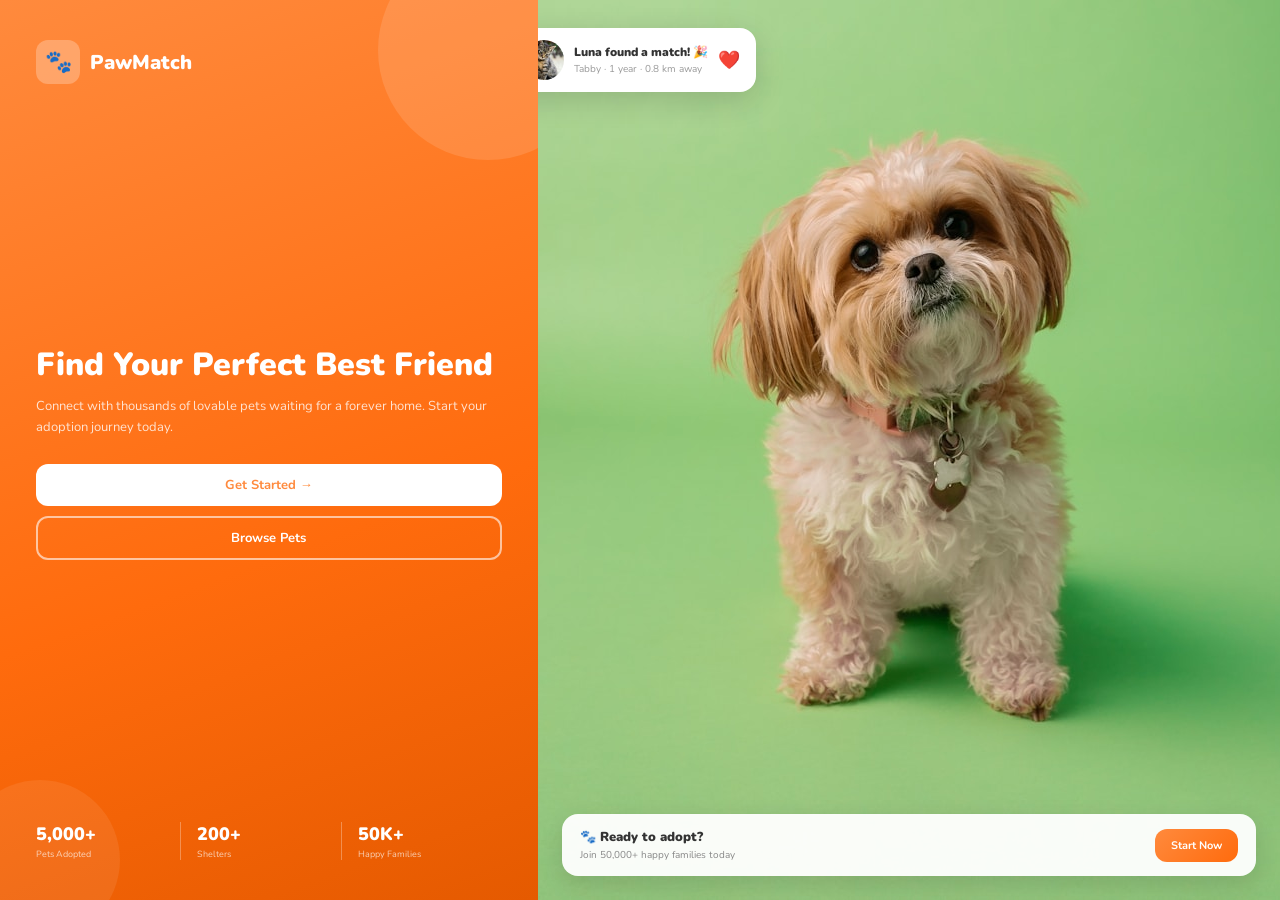
<file: index.html>
<!DOCTYPE html>
<html lang="en">
<head>
  <meta charset="UTF-8" />
  <meta name="viewport" content="width=device-width, initial-scale=1.0" />
  <title>PawMatch</title>
  <link rel="stylesheet" href="style.css" />
  <style>
    body {
      overflow: hidden;
      height: 100vh;
    }

    .layout {
      display: flex;
      height: 100vh;
    }

    .left-side {
      width: 42%;
      background: linear-gradient(160deg, #ff8a3d 0%, #ff6b0d 60%, #e55a00 100%);
      padding: 40px 36px;
      display: flex;
      flex-direction: column;
      justify-content: space-between;
      position: relative;
      overflow: hidden;
    }

    .left-side::before {
      content: '';
      position: absolute;
      top: -60px;
      right: -60px;
      width: 220px;
      height: 220px;
      border-radius: 50%;
      background: rgba(255, 255, 255, 0.12);
    }

    .left-side::after {
      content: '';
      position: absolute;
      bottom: -40px;
      left: -40px;
      width: 160px;
      height: 160px;
      border-radius: 50%;
      background: rgba(255, 255, 255, 0.08);
    }

    .logo {
      display: flex;
      align-items: center;
      gap: 10px;
      position: relative;
      z-index: 1;
    }

    .logo-box {
      width: 44px;
      height: 44px;
      background: rgba(255, 255, 255, 0.25);
      border-radius: 12px;
      display: flex;
      align-items: center;
      justify-content: center;
      font-size: 22px;
    }

    .logo span {
      color: white;
      font-weight: 900;
      font-size: 20px;
    }

    .hero {
      position: relative;
      z-index: 1;
    }

    .hero h1 {
      font-weight: 900;
      font-size: 32px;
      line-height: 1.2;
      color: white;
      margin-bottom: 12px;
    }

    .hero p {
      font-size: 13px;
      color: rgba(255, 255, 255, 0.8);
      line-height: 1.6;
      margin-bottom: 26px;
    }

    .btn-group {
      display: flex;
      flex-direction: column;
      gap: 10px;
    }

    .btn-clear {
      background: transparent;
      color: white;
      font-weight: 700;
      font-size: 13px;
      padding: 11px 24px;
      border-radius: 12px;
      border: 2px solid rgba(255, 255, 255, 0.6);
      cursor: pointer;
      text-align: center;
      display: block;
      font-family: 'Nunito', sans-serif;
    }

    .btn-clear:hover {
      background: rgba(255, 255, 255, 0.1);
    }

    .stats {
      display: flex;
      gap: 0;
      position: relative;
      z-index: 1;
    }

    .stat {
      flex: 1;
      border-right: 1px solid rgba(255, 255, 255, 0.3);
      padding-right: 16px;
      margin-right: 16px;
    }

    .stat:last-child {
      border-right: none;
      margin-right: 0;
    }

    .stat-num {
      font-weight: 900;
      font-size: 18px;
      color: white;
    }

    .stat-text {
      font-size: 9px;
      color: rgba(255, 255, 255, 0.7);
      margin-top: 2px;
    }

    .right-side {
      flex: 1;
      position: relative;
      overflow: hidden;
    }

    .right-side img.main-photo {
      width: 100%;
      height: 100%;
      object-fit: cover;
    }

    .notif-box {
      position: absolute;
      top: 28px;
      left: -30px;
      background: white;
      border-radius: 16px;
      box-shadow: 0 8px 30px rgba(0, 0, 0, 0.15);
      padding: 12px 16px;
      display: flex;
      align-items: center;
      gap: 10px;
      min-width: 200px;
    }

    .notif-box img {
      width: 40px;
      height: 40px;
      border-radius: 50%;
      object-fit: cover;
    }

    .notif-name {
      font-weight: 900;
      font-size: 12px;
      color: #333;
    }

    .notif-sub {
      font-size: 10px;
      color: #999;
      margin-top: 2px;
    }

    .bottom-bar {
      position: absolute;
      bottom: 24px;
      left: 24px;
      right: 24px;
      background: rgba(255, 255, 255, 0.95);
      border-radius: 16px;
      padding: 14px 18px;
      display: flex;
      align-items: center;
      justify-content: space-between;
      box-shadow: 0 8px 24px rgba(0, 0, 0, 0.12);
    }

    .bottom-bar h4 {
      font-weight: 900;
      font-size: 13px;
      color: #333;
    }

    .bottom-bar p {
      font-size: 10px;
      color: #888;
      margin-top: 2px;
    }

    @media (max-width: 700px) {
      .layout { flex-direction: column; }
      .left-side { width: 100%; }
      .right-side { height: 40vh; }
    }
  </style>
</head>
<body>
  <div class="layout">

    <div class="left-side">
      <div class="logo">
        <div class="logo-box">🐾</div>
        <span>PawMatch</span>
      </div>

      <div class="hero">
        <h1>Find Your Perfect Best Friend</h1>
        <p>Connect with thousands of lovable pets waiting for a forever home. Start your adoption journey today.</p>
        <div class="btn-group">
          <a href="signin.html" class="btn-white full-width" style="justify-content: center;">Get Started →</a>
          <a href="browse.html" class="btn-clear full-width">Browse Pets</a>
        </div>
      </div>

      <div class="stats">
        <div class="stat">
          <div class="stat-num">5,000+</div>
          <div class="stat-text">Pets Adopted</div>
        </div>
        <div class="stat">
          <div class="stat-num">200+</div>
          <div class="stat-text">Shelters</div>
        </div>
        <div class="stat">
          <div class="stat-num">50K+</div>
          <div class="stat-text">Happy Families</div>
        </div>
      </div>
    </div>

    <div class="right-side">
      <img class="main-photo" src="assets/5f33c.png" alt="Dog" />

      <div class="notif-box">
        <img src="assets/daa74.png" alt="Luna" />
        <div>
          <div class="notif-name">Luna found a match! 🎉</div>
          <div class="notif-sub">Tabby · 1 year · 0.8 km away</div>
        </div>
        <span style="font-size: 18px; margin-left: auto;">❤️</span>
      </div>

      <div class="bottom-bar">
        <div>
          <h4>🐾 Ready to adopt?</h4>
          <p>Join 50,000+ happy families today</p>
        </div>
        <a href="signin.html" class="btn-orange" style="font-size: 11px; padding: 9px 16px;">Start Now</a>
      </div>
    </div>

  </div>
</body>
</html>
</file>
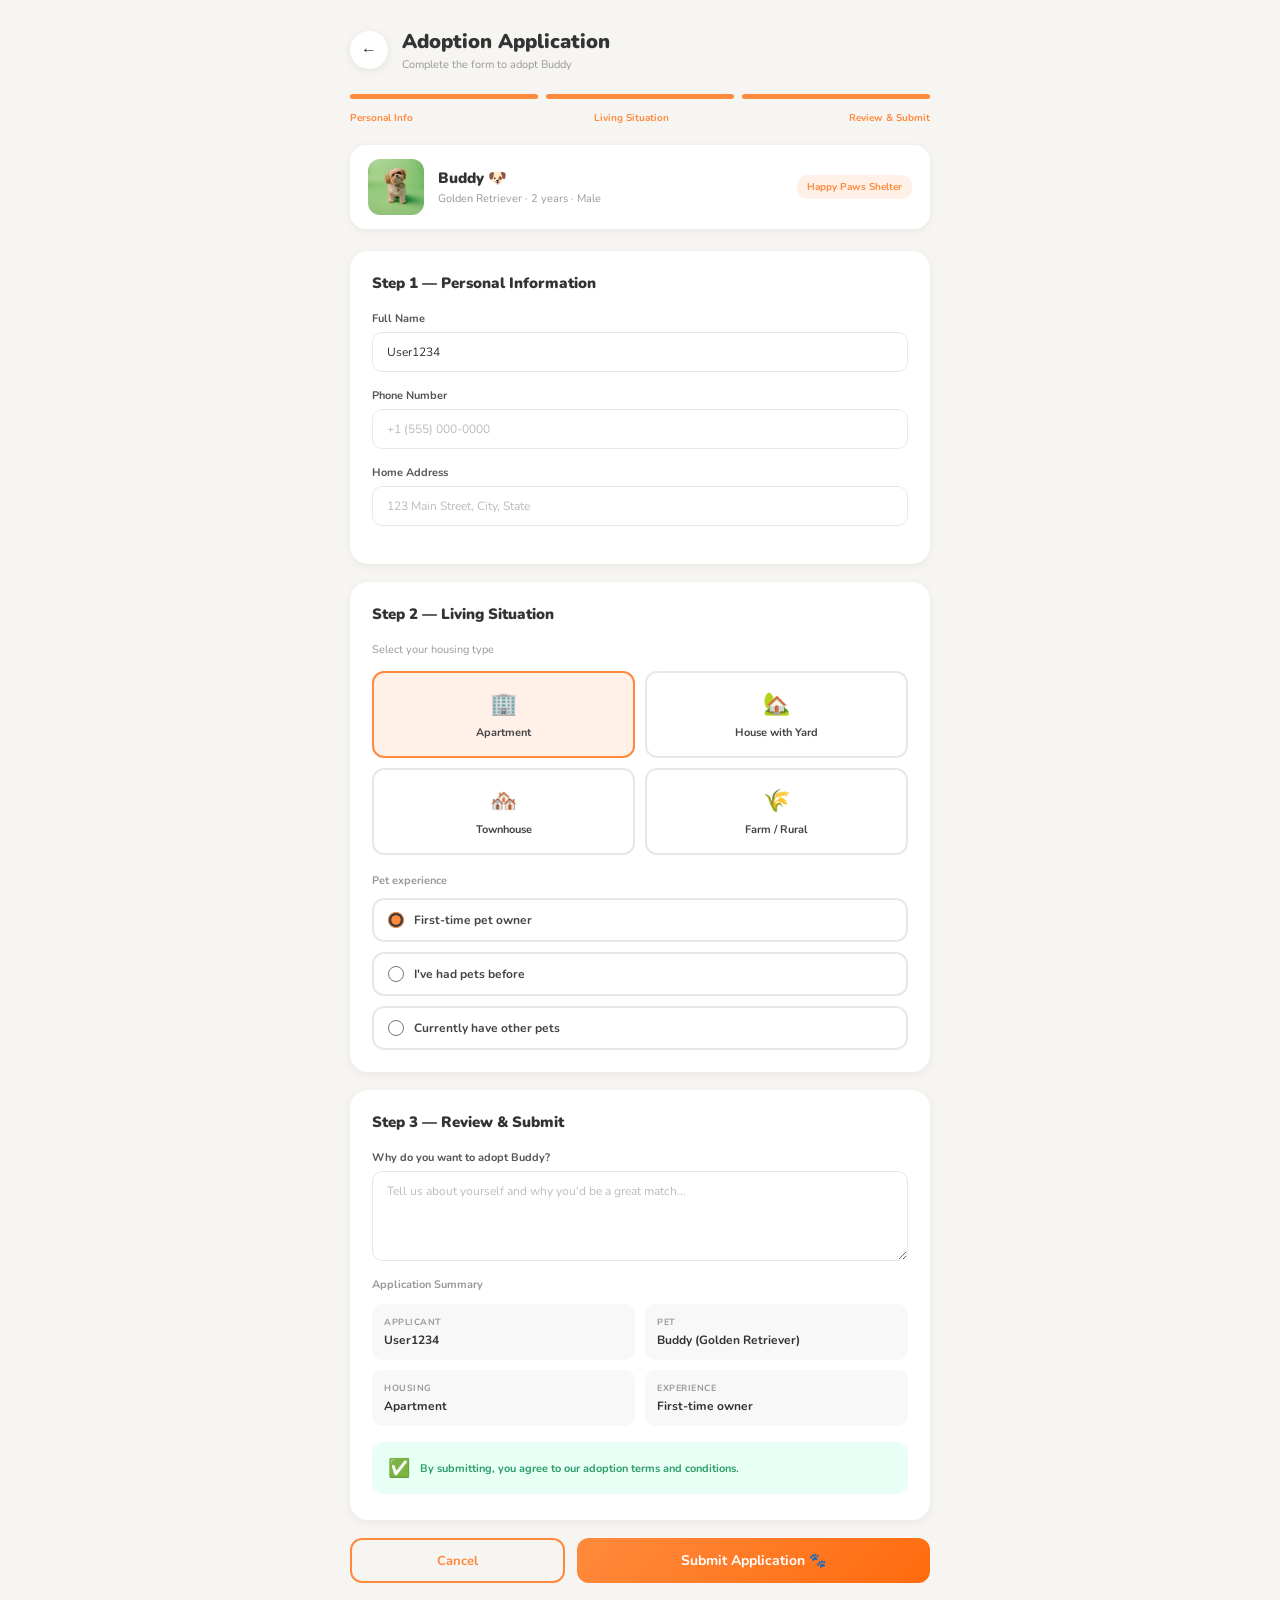
<file: adopt.html>
<!DOCTYPE html>
<html lang="en">
<head>
  <meta charset="UTF-8" />
  <meta name="viewport" content="width=device-width, initial-scale=1.0" />
  <title>PawMatch - Adopt Buddy</title>
  <link rel="stylesheet" href="style.css" />
  <style>
    .adopt-page {
      max-width: 620px;
      margin: 0 auto;
      padding: 28px 20px 60px;
    }

    .page-header {
      display: flex;
      align-items: center;
      gap: 14px;
      margin-bottom: 22px;
    }

    .back-btn {
      width: 38px;
      height: 38px;
      background: white;
      border-radius: 50%;
      display: flex;
      align-items: center;
      justify-content: center;
      font-size: 16px;
      box-shadow: 0 2px 8px rgba(0,0,0,0.08);
      flex-shrink: 0;
    }

    .back-btn:hover { background: #fff0e8; }

    .page-header h1 {
      font-weight: 900;
      font-size: 20px;
      color: #333;
    }

    .page-header p {
      font-size: 11px;
      color: #999;
      margin-top: 2px;
    }

    .progress {
      display: flex;
      gap: 8px;
      margin-bottom: 12px;
    }

    .progress-bar {
      flex: 1;
      height: 5px;
      border-radius: 10px;
      background: #e8e8e8;
    }

    .progress-bar.filled { background: #ff8a3d; }

    .step-labels {
      display: flex;
      justify-content: space-between;
      margin-bottom: 20px;
    }

    .step-labels span {
      font-size: 10px;
      font-weight: 700;
      color: #bbb;
    }

    .step-labels span.done { color: #ff8a3d; }

    .pet-info-bar {
      background: white;
      border-radius: 16px;
      display: flex;
      align-items: center;
      gap: 14px;
      padding: 14px 18px;
      margin-bottom: 22px;
      box-shadow: 0 2px 8px rgba(0,0,0,0.06);
    }

    .pet-info-bar img {
      width: 56px;
      height: 56px;
      border-radius: 12px;
      object-fit: cover;
    }

    .pet-info-bar h3 {
      font-weight: 900;
      font-size: 15px;
      color: #333;
    }

    .pet-info-bar p {
      font-size: 11px;
      color: #999;
      margin-top: 3px;
    }

    .shelter-tag {
      margin-left: auto;
      background: #fff0e8;
      color: #ff8a3d;
      font-weight: 700;
      font-size: 10px;
      padding: 5px 10px;
      border-radius: 10px;
    }

    .form-section {
      background: white;
      border-radius: 18px;
      padding: 22px;
      margin-bottom: 18px;
      box-shadow: 0 2px 8px rgba(0,0,0,0.06);
    }

    .form-section h2 {
      font-weight: 900;
      font-size: 15px;
      color: #333;
      margin-bottom: 18px;
    }

    .housing-options {
      display: grid;
      grid-template-columns: 1fr 1fr;
      gap: 10px;
      margin-bottom: 18px;
    }

    .house-opt {
      border: 2px solid #e8e8e8;
      border-radius: 12px;
      padding: 16px 12px;
      text-align: center;
      cursor: pointer;
      transition: border-color 0.15s, background 0.15s;
    }

    .house-opt:hover { border-color: #ff8a3d; background: #fff9f6; }
    .house-opt.picked { border-color: #ff8a3d; background: #fff0e8; }

    .house-opt .emoji { font-size: 22px; margin-bottom: 6px; }
    .house-opt .label { font-weight: 700; font-size: 11px; color: #444; }

    .experience-options {
      display: flex;
      flex-direction: column;
      gap: 10px;
    }

    .exp-item {
      display: flex;
      align-items: center;
      gap: 10px;
      padding: 12px 14px;
      border: 2px solid #e8e8e8;
      border-radius: 12px;
      cursor: pointer;
    }

    .exp-item:hover { border-color: #ff8a3d; }

    .exp-item input[type=radio] {
      accent-color: #ff8a3d;
      width: 16px;
      height: 16px;
    }

    .exp-item label {
      font-size: 12px;
      font-weight: 700;
      color: #444;
      cursor: pointer;
    }

    .summary-grid {
      display: grid;
      grid-template-columns: 1fr 1fr;
      gap: 10px;
      margin-bottom: 16px;
    }

    .summary-item {
      background: #f8f8f8;
      border-radius: 10px;
      padding: 12px;
    }

    .summary-item .key {
      font-size: 9px;
      color: #999;
      font-weight: 700;
      text-transform: uppercase;
      letter-spacing: 0.5px;
    }

    .summary-item .val {
      font-size: 12px;
      font-weight: 700;
      color: #333;
      margin-top: 4px;
    }

    .agree-notice {
      background: #e8fff5;
      border-radius: 12px;
      padding: 14px 16px;
      display: flex;
      align-items: center;
      gap: 10px;
      margin-bottom: 4px;
    }

    .agree-notice p {
      font-size: 11px;
      color: #2d9e6a;
      font-weight: 700;
    }

    .action-btns {
      display: flex;
      gap: 12px;
    }
  </style>
</head>
<body>
  <div class="adopt-page">

    <div class="page-header">
      <a href="pet-detail.html" class="back-btn">←</a>
      <div>
        <h1>Adoption Application</h1>
        <p>Complete the form to adopt Buddy</p>
      </div>
    </div>

    <div class="progress">
      <div class="progress-bar filled"></div>
      <div class="progress-bar filled"></div>
      <div class="progress-bar filled"></div>
    </div>

    <div class="step-labels">
      <span class="done">Personal Info</span>
      <span class="done">Living Situation</span>
      <span class="done">Review &amp; Submit</span>
    </div>

    <div class="pet-info-bar">
      <img src="assets/d85f4.png" alt="Buddy" />
      <div>
        <h3>Buddy 🐶</h3>
        <p>Golden Retriever · 2 years · Male</p>
      </div>
      <div class="shelter-tag">Happy Paws Shelter</div>
    </div>

    <!-- Step 1 -->
    <div class="form-section">
      <h2>Step 1 — Personal Information</h2>
      <div class="input-group">
        <label class="input-label">Full Name</label>
        <input class="text-input" type="text" value="User1234" />
      </div>
      <div class="input-group">
        <label class="input-label">Phone Number</label>
        <input class="text-input" type="tel" placeholder="+1 (555) 000-0000" />
      </div>
      <div class="input-group">
        <label class="input-label">Home Address</label>
        <input class="text-input" type="text" placeholder="123 Main Street, City, State" />
      </div>
    </div>

    <!-- Step 2 -->
    <div class="form-section">
      <h2>Step 2 — Living Situation</h2>
      <p style="font-size: 11px; color: #999; margin-bottom: 14px;">Select your housing type</p>
      <div class="housing-options">
        <div class="house-opt picked">
          <div class="emoji">🏢</div>
          <div class="label">Apartment</div>
        </div>
        <div class="house-opt">
          <div class="emoji">🏡</div>
          <div class="label">House with Yard</div>
        </div>
        <div class="house-opt">
          <div class="emoji">🏘️</div>
          <div class="label">Townhouse</div>
        </div>
        <div class="house-opt">
          <div class="emoji">🌾</div>
          <div class="label">Farm / Rural</div>
        </div>
      </div>
      <p style="font-size: 11px; color: #999; margin-bottom: 10px; font-weight: 700;">Pet experience</p>
      <div class="experience-options">
        <div class="exp-item">
          <input type="radio" name="experience" id="exp1" checked />
          <label for="exp1">First-time pet owner</label>
        </div>
        <div class="exp-item">
          <input type="radio" name="experience" id="exp2" />
          <label for="exp2">I've had pets before</label>
        </div>
        <div class="exp-item">
          <input type="radio" name="experience" id="exp3" />
          <label for="exp3">Currently have other pets</label>
        </div>
      </div>
    </div>

    <!-- Step 3 -->
    <div class="form-section">
      <h2>Step 3 — Review &amp; Submit</h2>
      <div class="input-group">
        <label class="input-label">Why do you want to adopt Buddy?</label>
        <textarea class="text-input" placeholder="Tell us about yourself and why you'd be a great match..."></textarea>
      </div>
      <p style="font-size: 11px; color: #999; margin-bottom: 12px; font-weight: 700;">Application Summary</p>
      <div class="summary-grid">
        <div class="summary-item"><div class="key">Applicant</div><div class="val">User1234</div></div>
        <div class="summary-item"><div class="key">Pet</div><div class="val">Buddy (Golden Retriever)</div></div>
        <div class="summary-item"><div class="key">Housing</div><div class="val">Apartment</div></div>
        <div class="summary-item"><div class="key">Experience</div><div class="val">First-time owner</div></div>
      </div>
      <div class="agree-notice">
        <span style="font-size: 18px;">✅</span>
        <p>By submitting, you agree to our adoption terms and conditions.</p>
      </div>
    </div>

    <div class="action-btns">
      <a href="pet-detail.html" class="btn-outline" style="flex: 1; justify-content: center;">Cancel</a>
      <a href="congrats.html" class="btn-orange" style="flex: 2; justify-content: center; font-size: 14px; padding: 13px;">Submit Application 🐾</a>
    </div>

  </div>
</body>
</html>
</file>
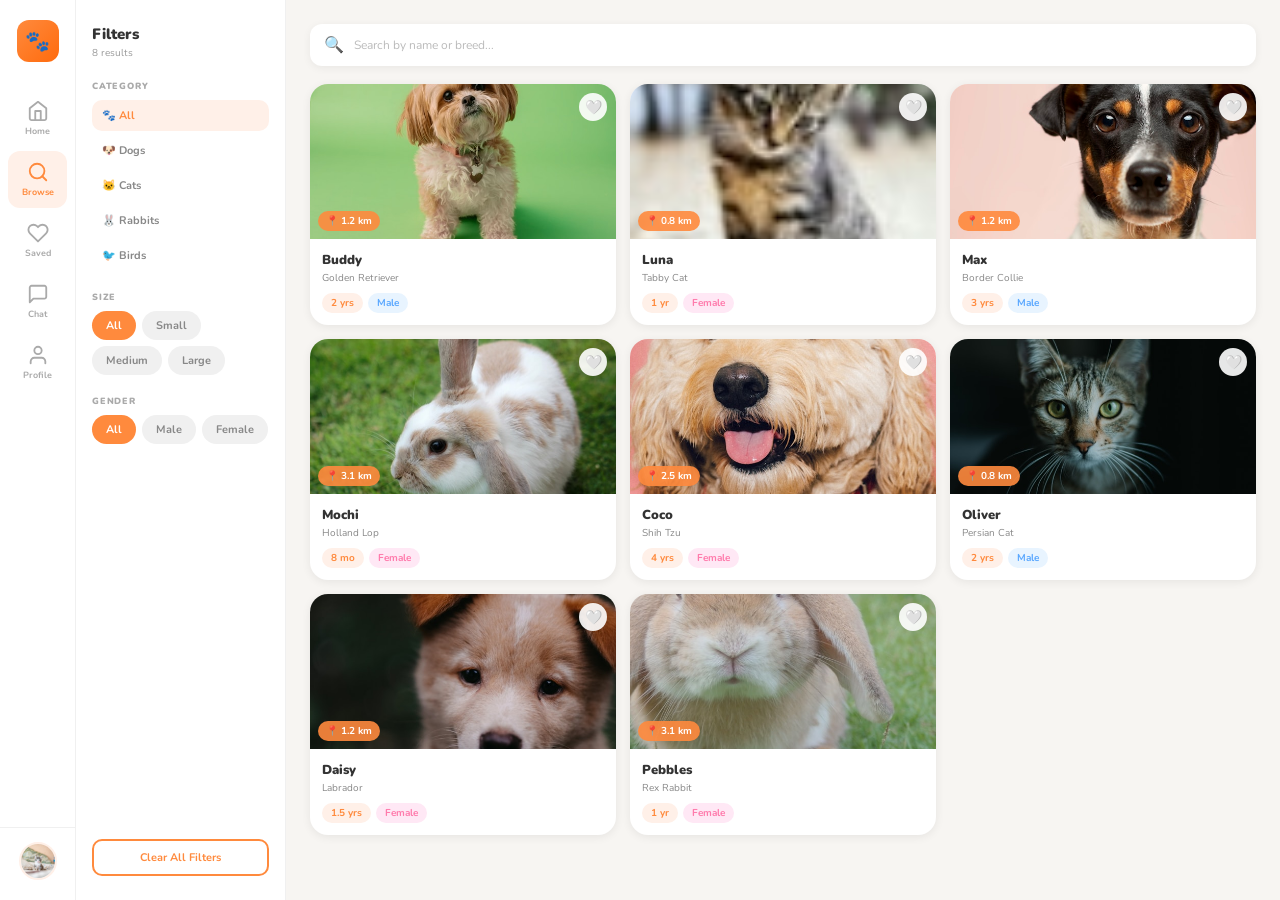
<file: browse.html>
<!DOCTYPE html>
<html lang="en">
<head>
  <meta charset="UTF-8" />
  <meta name="viewport" content="width=device-width, initial-scale=1.0" />
  <title>PawMatch - Browse</title>
  <link rel="stylesheet" href="style.css" />
  <style>
    .filter-panel {
      width: 210px;
      flex-shrink: 0;
      background: white;
      border-right: 1px solid #f0f0f0;
      padding: 24px 16px;
      display: flex;
      flex-direction: column;
      gap: 20px;
      overflow-y: auto;
    }

    .filter-panel h2 {
      font-weight: 900;
      font-size: 15px;
      color: #333;
    }

    .filter-panel .result-count {
      font-size: 10px;
      color: #999;
      margin-top: 2px;
    }

    .filter-label {
      font-size: 9px;
      font-weight: 900;
      color: #aaa;
      letter-spacing: 0.8px;
      text-transform: uppercase;
      margin-bottom: 8px;
    }

    .filter-options {
      display: flex;
      flex-direction: column;
      gap: 4px;
    }

    .filter-option {
      display: flex;
      align-items: center;
      gap: 8px;
      padding: 8px 10px;
      border-radius: 10px;
      font-size: 11px;
      font-weight: 700;
      color: #888;
      cursor: pointer;
      transition: background 0.15s, color 0.15s;
    }

    .filter-option:hover { background: #f5f5f5; color: #555; }
    .filter-option.active { background: #fff0e8; color: #ff8a3d; }

    .chip-group {
      display: flex;
      flex-wrap: wrap;
      gap: 6px;
    }

    .clear-all {
      width: 100%;
      border: 2px solid #ff8a3d;
      color: #ff8a3d;
      background: white;
      border-radius: 10px;
      padding: 9px;
      font-size: 11px;
      font-weight: 700;
      cursor: pointer;
      font-family: 'Nunito', sans-serif;
      transition: background 0.15s;
      margin-top: auto;
    }

    .clear-all:hover { background: #fff0e8; }

    .browse-content {
      flex: 1;
      overflow-y: auto;
      padding: 24px;
    }

    .pets-grid {
      display: grid;
      grid-template-columns: repeat(3, 1fr);
      gap: 14px;
    }

    @media (max-width: 1000px) { .pets-grid { grid-template-columns: repeat(2, 1fr); } }
    @media (max-width: 700px)  { .pets-grid { grid-template-columns: 1fr; } }

    .browse-card {
      background: white;
      border-radius: 18px;
      overflow: hidden;
      box-shadow: 0 2px 10px rgba(0,0,0,0.07);
      display: block;
      color: inherit;
      transition: box-shadow 0.15s, transform 0.15s;
    }

    .browse-card:hover {
      box-shadow: 0 6px 20px rgba(0,0,0,0.12);
      transform: translateY(-2px);
    }

    .img-wrap {
      position: relative;
    }

    .img-wrap img {
      width: 100%;
      height: 155px;
      object-fit: cover;
      display: block;
    }

    .heart-icon {
      position: absolute;
      top: 9px;
      right: 9px;
      width: 28px;
      height: 28px;
      background: rgba(255,255,255,0.9);
      border-radius: 50%;
      display: flex;
      align-items: center;
      justify-content: center;
      font-size: 14px;
    }

    .dist-badge {
      position: absolute;
      bottom: 8px;
      left: 8px;
      background: rgba(255, 138, 61, 0.9);
      border-radius: 20px;
      padding: 3px 8px;
      font-size: 10px;
      font-weight: 700;
      color: white;
    }

    .card-info {
      padding: 12px;
    }

    .card-info .name  { font-weight: 900; font-size: 13px; color: #333; }
    .card-info .breed { font-size: 10px; color: #888; margin-top: 2px; }
    .card-info .tags  { display: flex; gap: 5px; margin-top: 8px; flex-wrap: wrap; }
  </style>
</head>
<body>
  <div class="page-shell">

    <aside class="sidebar">
      <div class="sidebar-logo">🐾</div>
      <nav>
        <a href="home.html"      class="nav-link"><img src="assets/43d3c.svg" alt="" />Home</a>
        <a href="browse.html"    class="nav-link active"><img src="assets/20ed3.svg" alt="" />Browse</a>
        <a href="favorites.html" class="nav-link"><img src="assets/5e9cc.svg" alt="" />Saved</a>
        <a href="messages.html"  class="nav-link"><img src="assets/4d5bf.svg" alt="" />Chat</a>
        <a href="profile.html"   class="nav-link"><img src="assets/6f7c5.svg" alt="" />Profile</a>
      </nav>
      <div class="sidebar-bottom">
        <img class="user-avatar" src="assets/5ca18.png" alt="User" />
      </div>
    </aside>

    <div class="filter-panel">
      <div>
        <h2>Filters</h2>
        <div class="result-count">8 results</div>
      </div>

      <div>
        <div class="filter-label">Category</div>
        <div class="filter-options">
          <div class="filter-option active">🐾 All</div>
          <div class="filter-option">🐶 Dogs</div>
          <div class="filter-option">🐱 Cats</div>
          <div class="filter-option">🐰 Rabbits</div>
          <div class="filter-option">🐦 Birds</div>
        </div>
      </div>

      <div>
        <div class="filter-label">Size</div>
        <div class="chip-group">
          <span class="chip active">All</span>
          <span class="chip">Small</span>
          <span class="chip">Medium</span>
          <span class="chip">Large</span>
        </div>
      </div>

      <div>
        <div class="filter-label">Gender</div>
        <div class="chip-group">
          <span class="chip active">All</span>
          <span class="chip">Male</span>
          <span class="chip">Female</span>
        </div>
      </div>

      <button class="clear-all">Clear All Filters</button>
    </div>

    <div class="browse-content">
      <div class="search-bar" style="margin-bottom: 18px;">
        <span style="font-size: 16px;">🔍</span>
        <input type="text" placeholder="Search by name or breed..." />
      </div>

      <div class="pets-grid">

        <a href="pet-detail.html" class="browse-card">
          <div class="img-wrap">
            <img src="assets/d85f4.png" alt="Buddy" />
            <div class="heart-icon">🤍</div>
            <div class="dist-badge">📍 1.2 km</div>
          </div>
          <div class="card-info">
            <div class="name">Buddy</div>
            <div class="breed">Golden Retriever</div>
            <div class="tags"><span class="tag">2 yrs</span><span class="tag tag-blue">Male</span></div>
          </div>
        </a>

        <a href="pet-detail.html" class="browse-card">
          <div class="img-wrap">
            <img src="assets/daa74.png" alt="Luna" />
            <div class="heart-icon">🤍</div>
            <div class="dist-badge">📍 0.8 km</div>
          </div>
          <div class="card-info">
            <div class="name">Luna</div>
            <div class="breed">Tabby Cat</div>
            <div class="tags"><span class="tag">1 yr</span><span class="tag tag-pink">Female</span></div>
          </div>
        </a>

        <a href="pet-detail.html" class="browse-card">
          <div class="img-wrap">
            <img src="assets/c7e65.png" alt="Max" />
            <div class="heart-icon">🤍</div>
            <div class="dist-badge">📍 1.2 km</div>
          </div>
          <div class="card-info">
            <div class="name">Max</div>
            <div class="breed">Border Collie</div>
            <div class="tags"><span class="tag">3 yrs</span><span class="tag tag-blue">Male</span></div>
          </div>
        </a>

        <a href="pet-detail.html" class="browse-card">
          <div class="img-wrap">
            <img src="assets/239a5.png" alt="Mochi" />
            <div class="heart-icon">🤍</div>
            <div class="dist-badge">📍 3.1 km</div>
          </div>
          <div class="card-info">
            <div class="name">Mochi</div>
            <div class="breed">Holland Lop</div>
            <div class="tags"><span class="tag">8 mo</span><span class="tag tag-pink">Female</span></div>
          </div>
        </a>

        <a href="pet-detail.html" class="browse-card">
          <div class="img-wrap">
            <img src="assets/26bee.png" alt="Coco" />
            <div class="heart-icon">🤍</div>
            <div class="dist-badge">📍 2.5 km</div>
          </div>
          <div class="card-info">
            <div class="name">Coco</div>
            <div class="breed">Shih Tzu</div>
            <div class="tags"><span class="tag">4 yrs</span><span class="tag tag-pink">Female</span></div>
          </div>
        </a>

        <a href="pet-detail.html" class="browse-card">
          <div class="img-wrap">
            <img src="assets/9d00d.png" alt="Oliver" />
            <div class="heart-icon">🤍</div>
            <div class="dist-badge">📍 0.8 km</div>
          </div>
          <div class="card-info">
            <div class="name">Oliver</div>
            <div class="breed">Persian Cat</div>
            <div class="tags"><span class="tag">2 yrs</span><span class="tag tag-blue">Male</span></div>
          </div>
        </a>

        <a href="pet-detail.html" class="browse-card">
          <div class="img-wrap">
            <img src="assets/f23d4.png" alt="Daisy" />
            <div class="heart-icon">🤍</div>
            <div class="dist-badge">📍 1.2 km</div>
          </div>
          <div class="card-info">
            <div class="name">Daisy</div>
            <div class="breed">Labrador</div>
            <div class="tags"><span class="tag">1.5 yrs</span><span class="tag tag-pink">Female</span></div>
          </div>
        </a>

        <a href="pet-detail.html" class="browse-card">
          <div class="img-wrap">
            <img src="assets/b4f02.png" alt="Pebbles" />
            <div class="heart-icon">🤍</div>
            <div class="dist-badge">📍 3.1 km</div>
          </div>
          <div class="card-info">
            <div class="name">Pebbles</div>
            <div class="breed">Rex Rabbit</div>
            <div class="tags"><span class="tag">1 yr</span><span class="tag tag-pink">Female</span></div>
          </div>
        </a>

      </div>
    </div>

  </div>
</body>
</html>
</file>
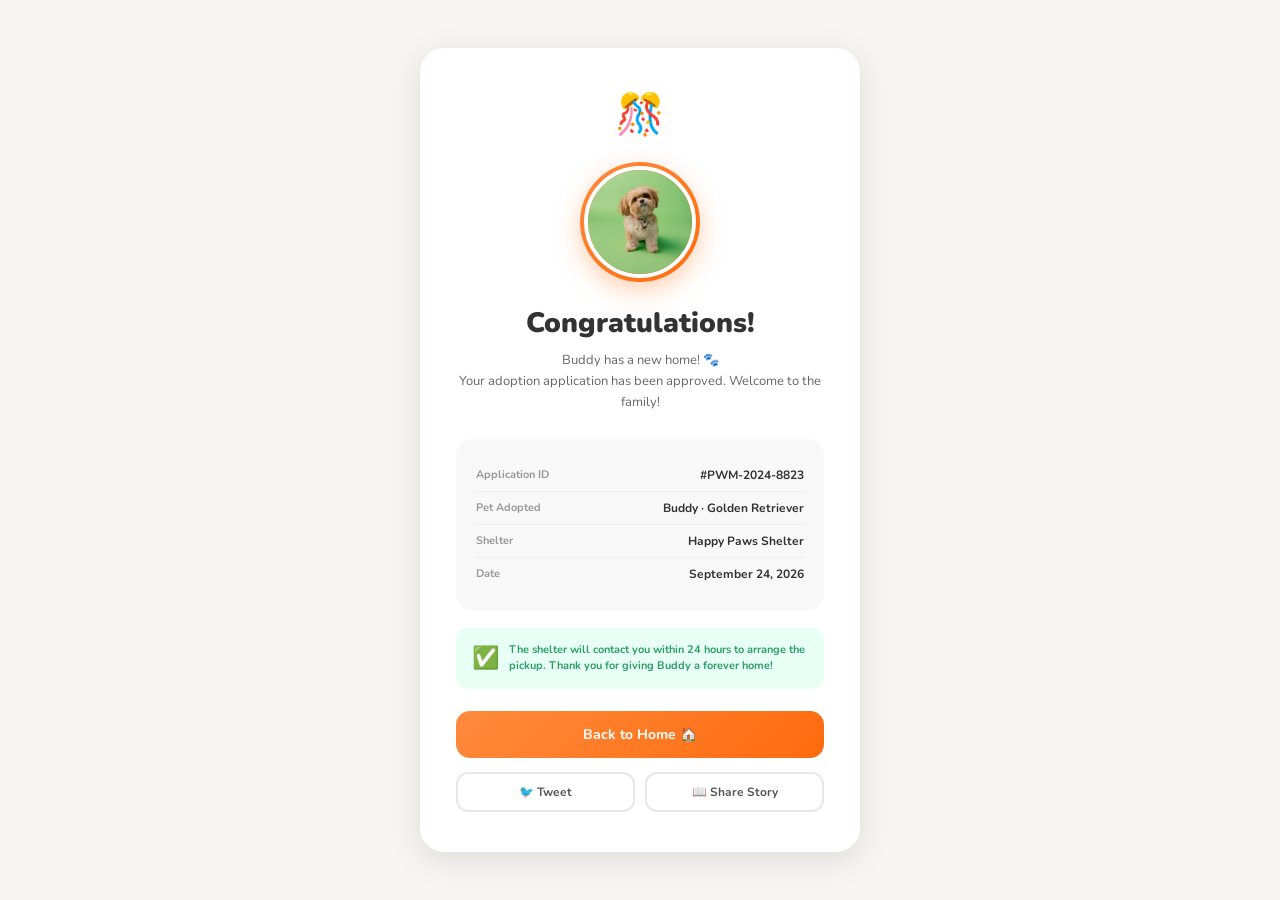
<file: congrats.html>
<!DOCTYPE html>
<html lang="en">
<head>
  <meta charset="UTF-8" />
  <meta name="viewport" content="width=device-width, initial-scale=1.0" />
  <title>PawMatch - Congratulations!</title>
  <link rel="stylesheet" href="style.css" />
  <style>
    body {
      display: flex;
      align-items: center;
      justify-content: center;
      min-height: 100vh;
      padding: 24px;
    }

    .congrats-box {
      background: white;
      border-radius: 24px;
      padding: 40px 36px;
      max-width: 440px;
      width: 100%;
      text-align: center;
      box-shadow: 0 8px 32px rgba(0,0,0,0.1);
    }

    .emoji-big {
      font-size: 40px;
      margin-bottom: 20px;
    }

    .pet-circle {
      width: 120px;
      height: 120px;
      border-radius: 50%;
      background: linear-gradient(135deg, #ff8a3d, #ff6b0d);
      padding: 4px;
      margin: 0 auto 22px;
      box-shadow: 0 8px 24px rgba(255, 138, 61, 0.4);
    }

    .pet-circle img {
      width: 100%;
      height: 100%;
      border-radius: 50%;
      object-fit: cover;
      border: 4px solid white;
    }

    .congrats-box h1 {
      font-weight: 900;
      font-size: 28px;
      color: #333;
      margin-bottom: 8px;
    }

    .congrats-box .subtitle {
      font-size: 13px;
      color: #666;
      line-height: 1.6;
      margin-bottom: 26px;
    }

    .details-box {
      background: #f8f8f8;
      border-radius: 16px;
      padding: 20px;
      margin-bottom: 18px;
      text-align: left;
    }

    .detail-line {
      display: flex;
      justify-content: space-between;
      align-items: center;
      padding: 8px 0;
      border-bottom: 1px solid #eee;
    }

    .detail-line:last-child { border-bottom: none; }

    .detail-line .key {
      font-size: 11px;
      color: #999;
      font-weight: 700;
    }

    .detail-line .val {
      font-size: 12px;
      color: #333;
      font-weight: 700;
    }

    .success-note {
      background: #e8fff5;
      border-radius: 12px;
      padding: 14px 16px;
      display: flex;
      align-items: center;
      gap: 10px;
      margin-bottom: 22px;
      text-align: left;
    }

    .success-note p {
      font-size: 11px;
      color: #2d9e6a;
      font-weight: 700;
      line-height: 1.5;
    }

    .share-btns {
      display: flex;
      gap: 10px;
      margin-top: 14px;
    }

    .share-btn {
      flex: 1;
      border: 2px solid #e8e8e8;
      border-radius: 12px;
      padding: 10px;
      font-size: 12px;
      font-weight: 700;
      color: #555;
      background: white;
      display: flex;
      align-items: center;
      justify-content: center;
      gap: 6px;
      transition: border-color 0.15s, color 0.15s;
    }

    .share-btn:hover {
      border-color: #ff8a3d;
      color: #ff8a3d;
    }
  </style>
</head>
<body>
  <div class="congrats-box">

    <div class="emoji-big">🎊</div>

    <div class="pet-circle">
      <img src="assets/d85f4.png" alt="Buddy" />
    </div>

    <h1>Congratulations!</h1>
    <p class="subtitle">
      Buddy has a new home! 🐾<br />
      Your adoption application has been approved. Welcome to the family!
    </p>

    <div class="details-box">
      <div class="detail-line">
        <span class="key">Application ID</span>
        <span class="val">#PWM-2024-8823</span>
      </div>
      <div class="detail-line">
        <span class="key">Pet Adopted</span>
        <span class="val">Buddy · Golden Retriever</span>
      </div>
      <div class="detail-line">
        <span class="key">Shelter</span>
        <span class="val">Happy Paws Shelter</span>
      </div>
      <div class="detail-line">
        <span class="key">Date</span>
        <span class="val">September 24, 2026</span>
      </div>
    </div>

    <div class="success-note">
      <span style="font-size: 22px;">✅</span>
      <p>The shelter will contact you within 24 hours to arrange the pickup. Thank you for giving Buddy a forever home!</p>
    </div>

    <a href="home.html" class="btn-orange full-width" style="font-size: 14px; padding: 14px; border-radius: 14px;">
      Back to Home 🏠
    </a>

    <div class="share-btns">
      <a href="#" class="share-btn">🐦 Tweet</a>
      <a href="#" class="share-btn">📖 Share Story</a>
    </div>

  </div>
</body>
</html>
</file>
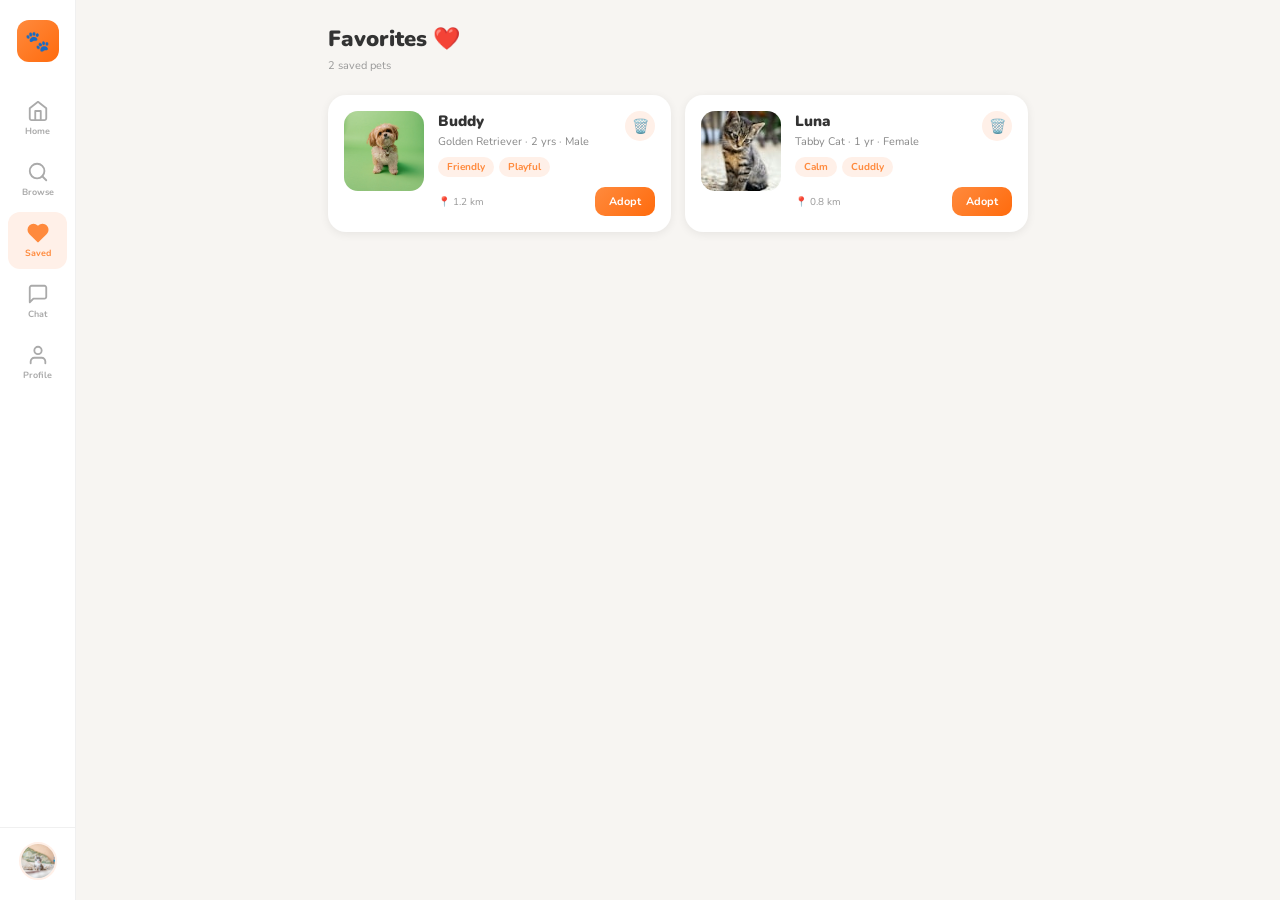
<file: favorites.html>
<!DOCTYPE html>
<html lang="en">
<head>
  <meta charset="UTF-8" />
  <meta name="viewport" content="width=device-width, initial-scale=1.0" />
  <title>PawMatch - Favorites</title>
  <link rel="stylesheet" href="style.css" />
  <style>
    .fav-card {
      background: white;
      border-radius: 18px;
      box-shadow: 0 2px 10px rgba(0,0,0,0.07);
      padding: 16px;
      display: flex;
      gap: 14px;
      align-items: flex-start;
      transition: box-shadow 0.15s;
    }

    .fav-card:hover {
      box-shadow: 0 6px 20px rgba(0,0,0,0.11);
    }

    .fav-card img {
      width: 80px;
      height: 80px;
      border-radius: 14px;
      object-fit: cover;
      flex-shrink: 0;
    }

    .fav-details {
      flex: 1;
    }

    .fav-top {
      display: flex;
      align-items: flex-start;
      justify-content: space-between;
    }

    .fav-name  { font-weight: 900; font-size: 15px; color: #333; }
    .fav-breed { font-size: 11px; color: #888; margin-top: 3px; }

    .remove-icon {
      width: 30px;
      height: 30px;
      background: #fff0e8;
      border-radius: 50%;
      display: flex;
      align-items: center;
      justify-content: center;
      font-size: 14px;
      transition: background 0.15s;
      flex-shrink: 0;
    }

    .remove-icon:hover { background: #ffe0cc; }

    .fav-bottom {
      display: flex;
      align-items: center;
      justify-content: space-between;
      margin-top: 10px;
    }

    .fav-bottom .dist {
      font-size: 10px;
      color: #999;
    }
  </style>
</head>
<body>
  <div class="page-shell">

    <aside class="sidebar">
      <div class="sidebar-logo">🐾</div>
      <nav>
        <a href="home.html"      class="nav-link"><img src="assets/43d3c.svg" alt="" />Home</a>
        <a href="browse.html"    class="nav-link"><img src="assets/c0b64.svg" alt="" />Browse</a>
        <a href="favorites.html" class="nav-link active"><img src="assets/63aa0.svg" alt="" />Saved</a>
        <a href="messages.html"  class="nav-link"><img src="assets/4d5bf.svg" alt="" />Chat</a>
        <a href="profile.html"   class="nav-link"><img src="assets/6f7c5.svg" alt="" />Profile</a>
      </nav>
      <div class="sidebar-bottom">
        <img class="user-avatar" src="assets/5ca18.png" alt="User" />
      </div>
    </aside>

    <div class="main-area">
      <div class="content-wrap">

        <h1 class="page-heading">Favorites ❤️</h1>
        <p class="page-subtext">2 saved pets</p>

        <div class="grid-2" style="margin-top: 22px;">

          <div class="fav-card">
            <a href="pet-detail.html">
              <img src="assets/d85f4.png" alt="Buddy" />
            </a>
            <div class="fav-details">
              <div class="fav-top">
                <div>
                  <div class="fav-name">Buddy</div>
                  <div class="fav-breed">Golden Retriever · 2 yrs · Male</div>
                </div>
                <a href="#" class="remove-icon">🗑️</a>
              </div>
              <div class="tag-row" style="margin-top: 8px;">
                <span class="tag">Friendly</span>
                <span class="tag">Playful</span>
              </div>
              <div class="fav-bottom">
                <span class="dist">📍 1.2 km</span>
                <a href="adopt.html" class="btn-orange" style="font-size: 11px; padding: 7px 14px; border-radius: 10px;">Adopt</a>
              </div>
            </div>
          </div>

          <div class="fav-card">
            <a href="pet-detail.html">
              <img src="assets/daa74.png" alt="Luna" />
            </a>
            <div class="fav-details">
              <div class="fav-top">
                <div>
                  <div class="fav-name">Luna</div>
                  <div class="fav-breed">Tabby Cat · 1 yr · Female</div>
                </div>
                <a href="#" class="remove-icon">🗑️</a>
              </div>
              <div class="tag-row" style="margin-top: 8px;">
                <span class="tag">Calm</span>
                <span class="tag">Cuddly</span>
              </div>
              <div class="fav-bottom">
                <span class="dist">📍 0.8 km</span>
                <a href="adopt.html" class="btn-orange" style="font-size: 11px; padding: 7px 14px; border-radius: 10px;">Adopt</a>
              </div>
            </div>
          </div>

        </div>
      </div>
    </div>

  </div>
</body>
</html>
</file>
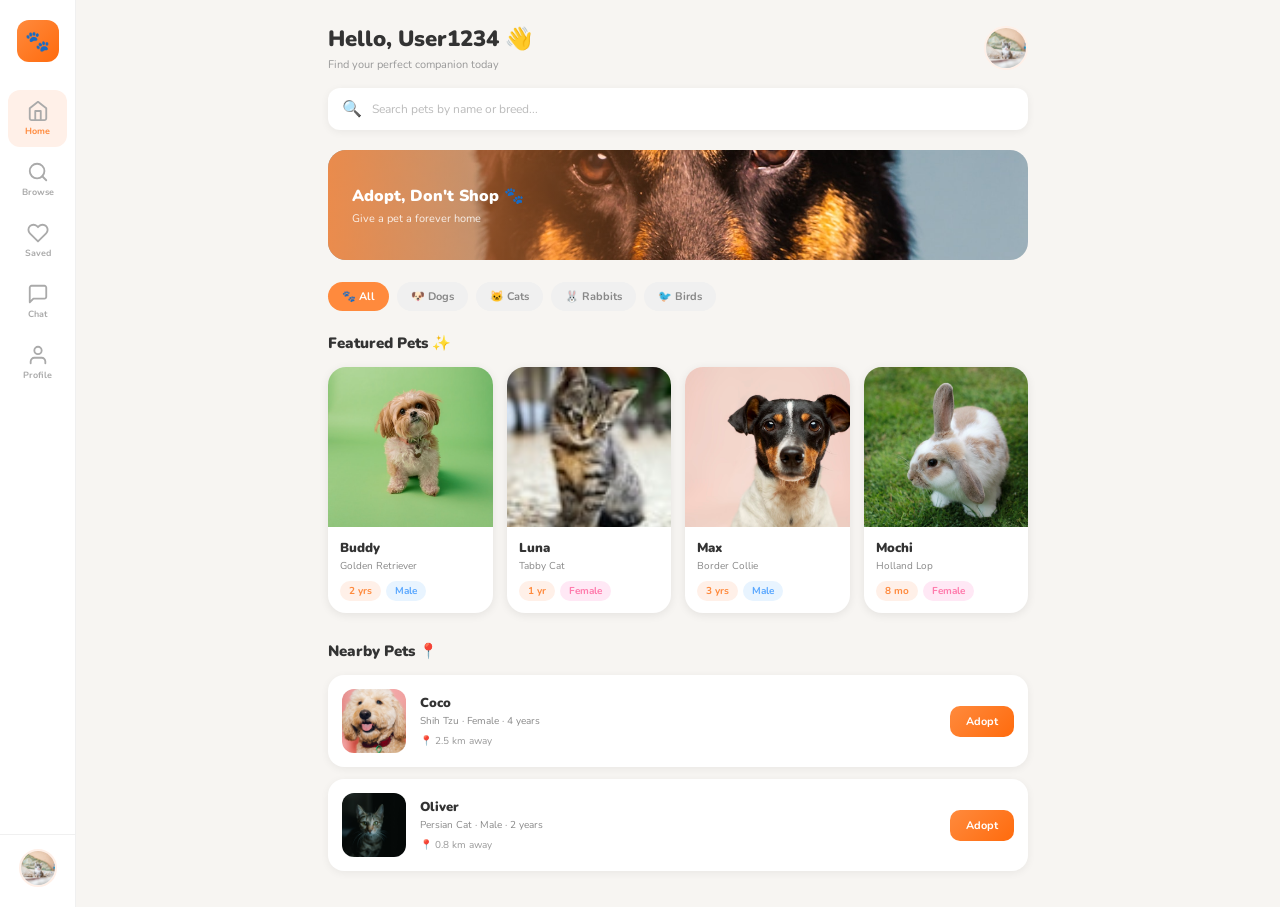
<file: home.html>
<!DOCTYPE html>
<html lang="en">
<head>
  <meta charset="UTF-8" />
  <meta name="viewport" content="width=device-width, initial-scale=1.0" />
  <title>PawMatch - Home</title>
  <link rel="stylesheet" href="style.css" />
  <style>
    .campaign {
      border-radius: 18px;
      overflow: hidden;
      position: relative;
      height: 110px;
      margin-bottom: 22px;
    }

    .campaign img {
      width: 100%;
      height: 100%;
      object-fit: cover;
    }

    .campaign-text {
      position: absolute;
      inset: 0;
      background: linear-gradient(90deg, rgba(255, 138, 61, 0.85) 0%, transparent 60%);
      display: flex;
      flex-direction: column;
      justify-content: center;
      padding: 20px 24px;
    }

    .campaign-text h3 {
      font-weight: 900;
      font-size: 16px;
      color: white;
    }

    .campaign-text p {
      font-size: 11px;
      color: rgba(255, 255, 255, 0.85);
      margin-top: 4px;
    }

    .category-pills {
      display: flex;
      gap: 8px;
      flex-wrap: wrap;
      margin: 14px 0 22px;
    }

    .top-bar {
      display: flex;
      align-items: center;
      justify-content: space-between;
      margin-bottom: 16px;
    }

    .top-bar h1 {
      font-weight: 900;
      font-size: 22px;
      color: #333;
    }

    .top-bar p {
      font-size: 11px;
      color: #999;
      margin-top: 3px;
    }

    .top-bar img {
      width: 44px;
      height: 44px;
      border-radius: 50%;
      object-fit: cover;
      border: 2px solid #fff0e8;
    }
  </style>
</head>
<body>
  <div class="page-shell">

    <aside class="sidebar">
      <div class="sidebar-logo">🐾</div>
      <nav>
        <a href="home.html"      class="nav-link active"><img src="assets/43d3c.svg" alt="" />Home</a>
        <a href="browse.html"    class="nav-link"><img src="assets/c0b64.svg" alt="" />Browse</a>
        <a href="favorites.html" class="nav-link"><img src="assets/5e9cc.svg" alt="" />Saved</a>
        <a href="messages.html"  class="nav-link"><img src="assets/4d5bf.svg" alt="" />Chat</a>
        <a href="profile.html"   class="nav-link"><img src="assets/6f7c5.svg" alt="" />Profile</a>
      </nav>
      <div class="sidebar-bottom">
        <img class="user-avatar" src="assets/5ca18.png" alt="User" />
      </div>
    </aside>

    <div class="main-area">
      <div class="content-wrap">

        <div class="top-bar">
          <div>
            <h1>Hello, User1234 👋</h1>
            <p>Find your perfect companion today</p>
          </div>
          <img src="assets/5ca18.png" alt="User" />
        </div>

        <div class="search-bar" style="margin-bottom: 20px;">
          <span style="font-size: 16px;">🔍</span>
          <input type="text" placeholder="Search pets by name or breed..." />
        </div>

        <div class="campaign">
          <img src="assets/c2674.png" alt="Adopt campaign" />
          <div class="campaign-text">
            <h3>Adopt, Don't Shop 🐾</h3>
            <p>Give a pet a forever home</p>
          </div>
        </div>

        <div class="category-pills">
          <span class="chip active">🐾 All</span>
          <a href="browse.html" class="chip">🐶 Dogs</a>
          <a href="browse.html" class="chip">🐱 Cats</a>
          <a href="browse.html" class="chip">🐰 Rabbits</a>
          <a href="browse.html" class="chip">🐦 Birds</a>
        </div>

        <div class="section-title">Featured Pets ✨</div>
        <div class="grid-4" style="margin-bottom: 28px;">

          <a href="pet-detail.html" class="pet-card">
            <img src="assets/d85f4.png" alt="Buddy" />
            <div class="pet-card-body">
              <div class="pet-name">Buddy</div>
              <div class="pet-breed">Golden Retriever</div>
              <div class="tag-row"><span class="tag">2 yrs</span><span class="tag tag-blue">Male</span></div>
            </div>
          </a>

          <a href="pet-detail.html" class="pet-card">
            <img src="assets/daa74.png" alt="Luna" />
            <div class="pet-card-body">
              <div class="pet-name">Luna</div>
              <div class="pet-breed">Tabby Cat</div>
              <div class="tag-row"><span class="tag">1 yr</span><span class="tag tag-pink">Female</span></div>
            </div>
          </a>

          <a href="pet-detail.html" class="pet-card">
            <img src="assets/c7e65.png" alt="Max" />
            <div class="pet-card-body">
              <div class="pet-name">Max</div>
              <div class="pet-breed">Border Collie</div>
              <div class="tag-row"><span class="tag">3 yrs</span><span class="tag tag-blue">Male</span></div>
            </div>
          </a>

          <a href="pet-detail.html" class="pet-card">
            <img src="assets/239a5.png" alt="Mochi" />
            <div class="pet-card-body">
              <div class="pet-name">Mochi</div>
              <div class="pet-breed">Holland Lop</div>
              <div class="tag-row"><span class="tag">8 mo</span><span class="tag tag-pink">Female</span></div>
            </div>
          </a>

        </div>

        <div class="section-title">Nearby Pets 📍</div>

        <div class="nearby-row">
          <img src="assets/26bee.png" alt="Coco" />
          <div class="nearby-info">
            <div class="pet-name">Coco</div>
            <div class="pet-breed">Shih Tzu · Female · 4 years</div>
            <div class="distance">📍 2.5 km away</div>
          </div>
          <a href="pet-detail.html" class="adopt-link">Adopt</a>
        </div>

        <div class="nearby-row">
          <img src="assets/9d00d.png" alt="Oliver" />
          <div class="nearby-info">
            <div class="pet-name">Oliver</div>
            <div class="pet-breed">Persian Cat · Male · 2 years</div>
            <div class="distance">📍 0.8 km away</div>
          </div>
          <a href="pet-detail.html" class="adopt-link">Adopt</a>
        </div>

      </div>
    </div>

  </div>
</body>
</html>
</file>
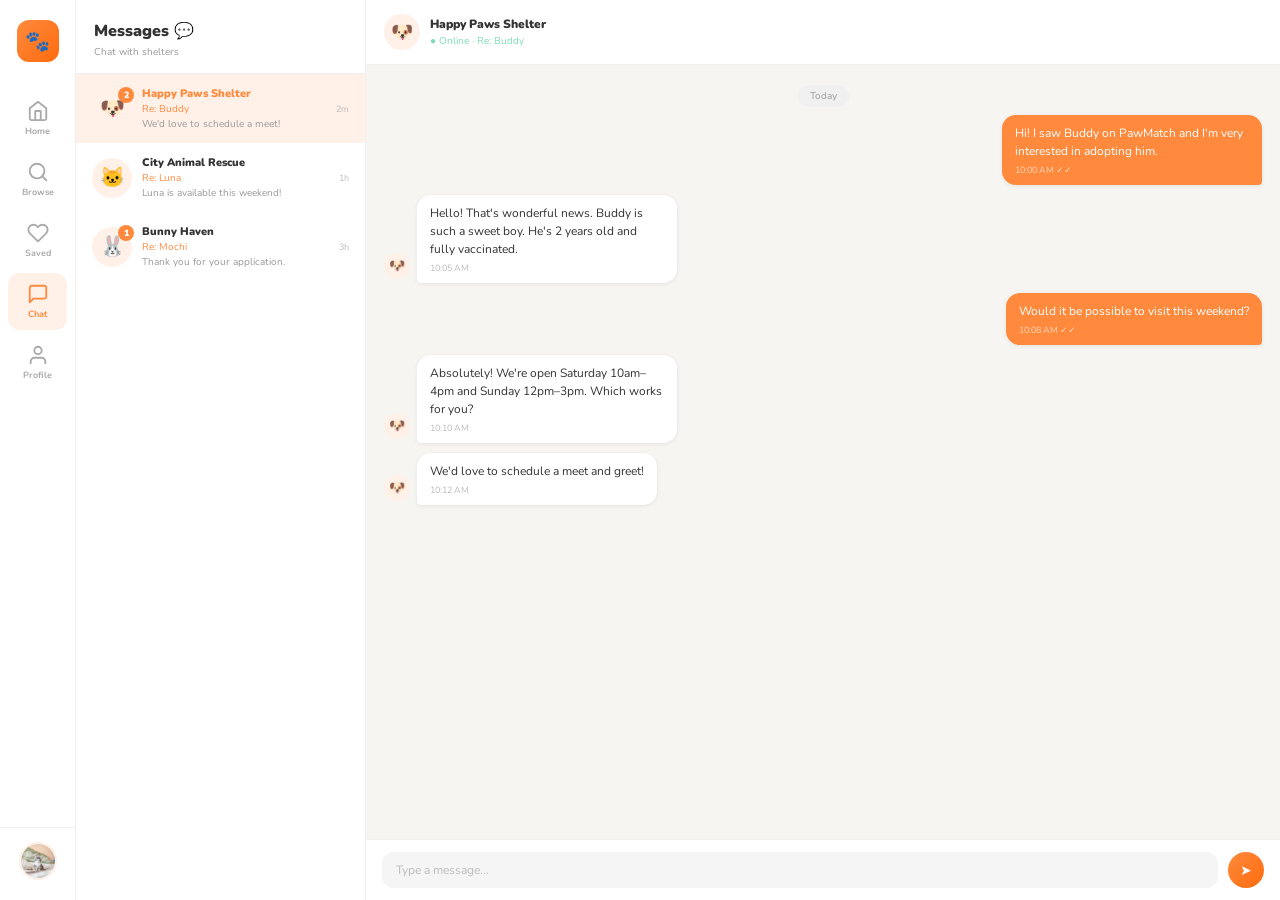
<file: messages.html>
<!DOCTYPE html>
<html lang="en">
<head>
  <meta charset="UTF-8" />
  <meta name="viewport" content="width=device-width, initial-scale=1.0" />
  <title>PawMatch - Messages</title>
  <link rel="stylesheet" href="style.css" />
  <style>
    body {
      overflow: hidden;
      height: 100vh;
    }

    .page-shell {
      height: 100vh;
    }

    .conversations {
      width: 290px;
      flex-shrink: 0;
      background: white;
      border-right: 1px solid #f0f0f0;
      display: flex;
      flex-direction: column;
    }

    .conv-header {
      padding: 20px 18px 14px;
      border-bottom: 1px solid #f0f0f0;
    }

    .conv-header h2 {
      font-weight: 900;
      font-size: 16px;
      color: #333;
    }

    .conv-header p {
      font-size: 10px;
      color: #999;
      margin-top: 3px;
    }

    .conv-list {
      flex: 1;
      overflow-y: auto;
    }

    .conv-item {
      display: flex;
      align-items: center;
      gap: 10px;
      padding: 12px 16px;
      cursor: pointer;
      transition: background 0.15s;
      color: inherit;
    }

    .conv-item:hover { background: #f9f9f9; }
    .conv-item.selected { background: #fff0e8; }

    .conv-icon {
      width: 40px;
      height: 40px;
      border-radius: 50%;
      background: #fff0e8;
      display: flex;
      align-items: center;
      justify-content: center;
      font-size: 20px;
      flex-shrink: 0;
      position: relative;
    }

    .badge {
      position: absolute;
      top: -2px;
      right: -2px;
      background: #ff8a3d;
      border-radius: 50%;
      width: 16px;
      height: 16px;
      display: flex;
      align-items: center;
      justify-content: center;
      font-size: 9px;
      font-weight: 900;
      color: white;
    }

    .conv-info {
      flex: 1;
      min-width: 0;
    }

    .conv-name {
      font-weight: 900;
      font-size: 11px;
      color: #333;
      white-space: nowrap;
      overflow: hidden;
      text-overflow: ellipsis;
    }

    .conv-item.selected .conv-name { color: #ff8a3d; }

    .conv-subject {
      font-size: 10px;
      color: #ff8a3d;
      margin-top: 1px;
    }

    .conv-preview {
      font-size: 10px;
      color: #999;
      margin-top: 1px;
      white-space: nowrap;
      overflow: hidden;
      text-overflow: ellipsis;
    }

    .conv-time {
      font-size: 9px;
      color: #bbb;
      flex-shrink: 0;
    }

    .chat-section {
      flex: 1;
      display: flex;
      flex-direction: column;
      min-width: 0;
    }

    .chat-top {
      background: white;
      border-bottom: 1px solid #f0f0f0;
      padding: 14px 18px;
      display: flex;
      align-items: center;
      gap: 10px;
    }

    .chat-icon {
      width: 36px;
      height: 36px;
      background: #fff0e8;
      border-radius: 50%;
      display: flex;
      align-items: center;
      justify-content: center;
      font-size: 18px;
      flex-shrink: 0;
    }

    .chat-top h3 {
      font-weight: 900;
      font-size: 12px;
      color: #333;
    }

    .chat-top .status {
      font-size: 10px;
      color: #7bdcb5;
      margin-top: 2px;
    }

    .messages-area {
      flex: 1;
      overflow-y: auto;
      padding: 18px;
      display: flex;
      flex-direction: column;
      gap: 10px;
    }

    .date-tag {
      text-align: center;
    }

    .date-tag span {
      background: #f0f0f0;
      color: #999;
      font-size: 10px;
      padding: 4px 12px;
      border-radius: 20px;
    }

    .message {
      display: flex;
      align-items: flex-end;
      gap: 7px;
    }

    .message.sent { justify-content: flex-end; }

    .msg-icon {
      width: 26px;
      height: 26px;
      background: #fff0e8;
      border-radius: 50%;
      display: flex;
      align-items: center;
      justify-content: center;
      font-size: 13px;
      flex-shrink: 0;
      margin-bottom: 4px;
    }

    .bubble {
      max-width: 260px;
      padding: 9px 13px;
      border-radius: 14px;
      box-shadow: 0 1px 4px rgba(0,0,0,0.08);
    }

    .bubble.received {
      background: white;
      border-bottom-left-radius: 4px;
    }

    .bubble.sent {
      background: #ff8a3d;
      border-bottom-right-radius: 4px;
    }

    .bubble p {
      font-size: 12px;
      line-height: 1.5;
    }

    .bubble.received p { color: #333; }
    .bubble.sent p { color: white; }

    .bubble .time {
      font-size: 9px;
      margin-top: 4px;
    }

    .bubble.received .time { color: #bbb; }
    .bubble.sent .time { color: rgba(255, 255, 255, 0.65); }

    .message-input {
      background: white;
      border-top: 1px solid #f0f0f0;
      padding: 12px 16px;
      display: flex;
      align-items: center;
      gap: 10px;
    }

    .message-input input {
      flex: 1;
      background: #f5f5f5;
      border-radius: 12px;
      border: none;
      padding: 10px 14px;
      font-size: 12px;
      color: #333;
      outline: none;
      font-family: 'Nunito', sans-serif;
    }

    .message-input input::placeholder { color: #bbb; }

    .send-btn {
      width: 36px;
      height: 36px;
      background: linear-gradient(135deg, #ff8a3d, #ff6b0d);
      border-radius: 50%;
      display: flex;
      align-items: center;
      justify-content: center;
      font-size: 14px;
      flex-shrink: 0;
      border: none;
      cursor: pointer;
      color: white;
    }

    .send-btn:hover { opacity: 0.88; }
  </style>
</head>
<body>
  <div class="page-shell">

    <aside class="sidebar">
      <div class="sidebar-logo">🐾</div>
      <nav>
        <a href="home.html"      class="nav-link"><img src="assets/43d3c.svg" alt="" />Home</a>
        <a href="browse.html"    class="nav-link"><img src="assets/c0b64.svg" alt="" />Browse</a>
        <a href="favorites.html" class="nav-link"><img src="assets/5e9cc.svg" alt="" />Saved</a>
        <a href="messages.html"  class="nav-link active"><img src="assets/5ee3a.svg" alt="" />Chat</a>
        <a href="profile.html"   class="nav-link"><img src="assets/6f7c5.svg" alt="" />Profile</a>
      </nav>
      <div class="sidebar-bottom">
        <img class="user-avatar" src="assets/5ca18.png" alt="User" />
      </div>
    </aside>

    <div class="conversations">
      <div class="conv-header">
        <h2>Messages 💬</h2>
        <p>Chat with shelters</p>
      </div>
      <div class="conv-list">

        <a href="messages.html" class="conv-item selected">
          <div class="conv-icon">🐶<div class="badge">2</div></div>
          <div class="conv-info">
            <div class="conv-name">Happy Paws Shelter</div>
            <div class="conv-subject">Re: Buddy</div>
            <div class="conv-preview">We'd love to schedule a meet!</div>
          </div>
          <div class="conv-time">2m</div>
        </a>

        <a href="messages.html" class="conv-item">
          <div class="conv-icon">🐱</div>
          <div class="conv-info">
            <div class="conv-name">City Animal Rescue</div>
            <div class="conv-subject">Re: Luna</div>
            <div class="conv-preview">Luna is available this weekend!</div>
          </div>
          <div class="conv-time">1h</div>
        </a>

        <a href="messages.html" class="conv-item">
          <div class="conv-icon">🐰<div class="badge">1</div></div>
          <div class="conv-info">
            <div class="conv-name">Bunny Haven</div>
            <div class="conv-subject">Re: Mochi</div>
            <div class="conv-preview">Thank you for your application.</div>
          </div>
          <div class="conv-time">3h</div>
        </a>

      </div>
    </div>

    <div class="chat-section">
      <div class="chat-top">
        <div class="chat-icon">🐶</div>
        <div>
          <h3>Happy Paws Shelter</h3>
          <div class="status">● Online · Re: Buddy</div>
        </div>
      </div>

      <div class="messages-area">
        <div class="date-tag"><span>Today</span></div>

        <div class="message sent">
          <div class="bubble sent">
            <p>Hi! I saw Buddy on PawMatch and I'm very interested in adopting him.</p>
            <div class="time">10:00 AM ✓✓</div>
          </div>
        </div>

        <div class="message">
          <div class="msg-icon">🐶</div>
          <div class="bubble received">
            <p>Hello! That's wonderful news. Buddy is such a sweet boy. He's 2 years old and fully vaccinated.</p>
            <div class="time">10:05 AM</div>
          </div>
        </div>

        <div class="message sent">
          <div class="bubble sent">
            <p>Would it be possible to visit this weekend?</p>
            <div class="time">10:08 AM ✓✓</div>
          </div>
        </div>

        <div class="message">
          <div class="msg-icon">🐶</div>
          <div class="bubble received">
            <p>Absolutely! We're open Saturday 10am–4pm and Sunday 12pm–3pm. Which works for you?</p>
            <div class="time">10:10 AM</div>
          </div>
        </div>

        <div class="message">
          <div class="msg-icon">🐶</div>
          <div class="bubble received">
            <p>We'd love to schedule a meet and greet!</p>
            <div class="time">10:12 AM</div>
          </div>
        </div>
      </div>

      <div class="message-input">
        <input type="text" placeholder="Type a message..." />
        <button class="send-btn">➤</button>
      </div>
    </div>

  </div>
</body>
</html>
</file>
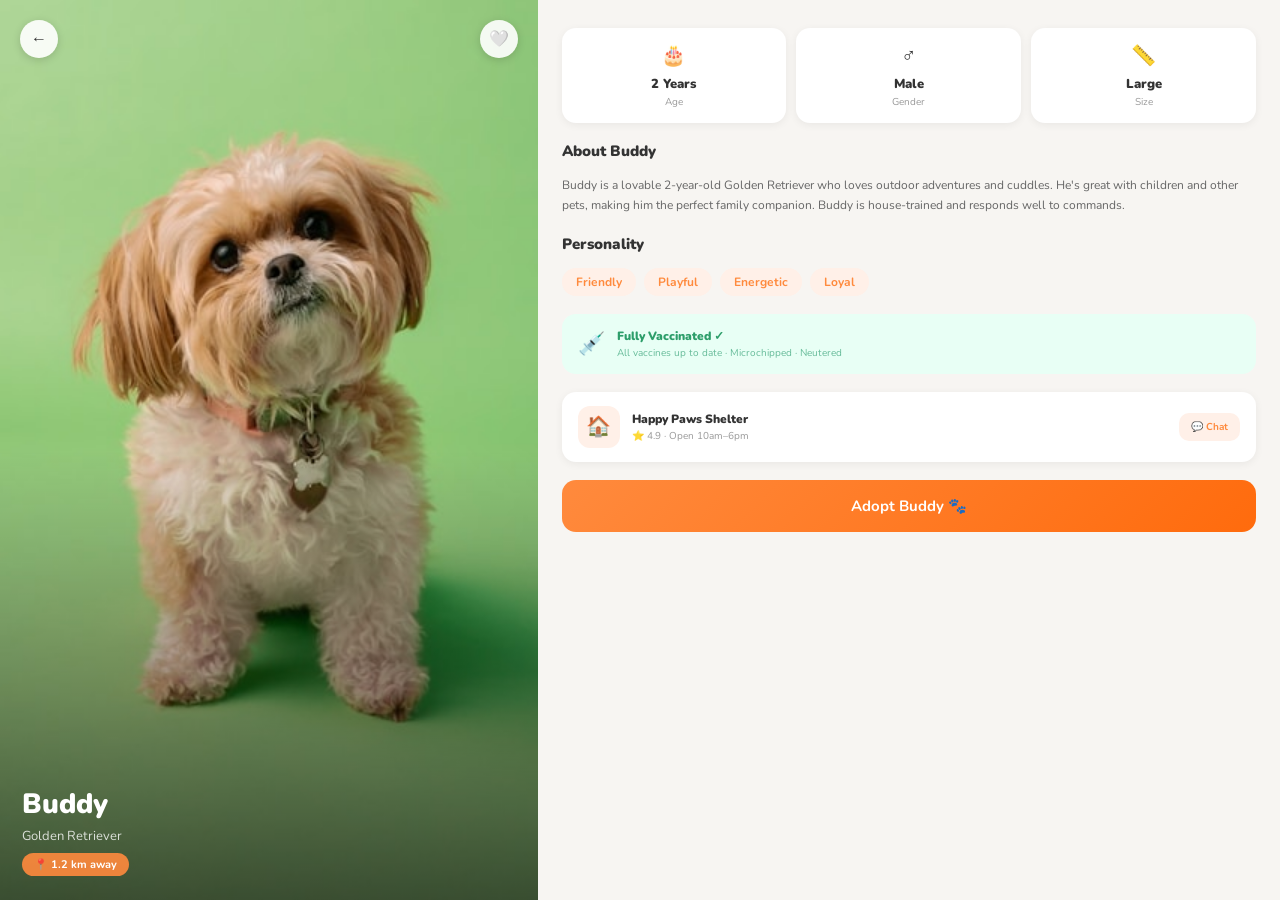
<file: pet-detail.html>
<!DOCTYPE html>
<html lang="en">
<head>
  <meta charset="UTF-8" />
  <meta name="viewport" content="width=device-width, initial-scale=1.0" />
  <title>PawMatch - Buddy</title>
  <link rel="stylesheet" href="style.css" />
  <style>
    body {
      overflow: hidden;
      height: 100vh;
    }

    .layout {
      display: flex;
      height: 100vh;
    }

    .photo-side {
      width: 42%;
      position: relative;
      flex-shrink: 0;
    }

    .photo-side img.main {
      width: 100%;
      height: 100%;
      object-fit: cover;
    }

    .photo-overlay {
      position: absolute;
      inset: 0;
      background: linear-gradient(to top, rgba(0,0,0,0.6) 0%, transparent 50%);
    }

    .btn-circle {
      position: absolute;
      top: 20px;
      width: 38px;
      height: 38px;
      background: rgba(255,255,255,0.9);
      border-radius: 50%;
      display: flex;
      align-items: center;
      justify-content: center;
      font-size: 16px;
      box-shadow: 0 2px 8px rgba(0,0,0,0.15);
    }

    .btn-circle:hover {
      background: white;
    }

    .btn-back { left: 20px; }
    .btn-heart { right: 20px; }

    .name-area {
      position: absolute;
      bottom: 0;
      left: 0;
      right: 0;
      padding: 24px 22px;
    }

    .name-area h1 {
      font-weight: 900;
      font-size: 28px;
      color: white;
    }

    .name-area .breed {
      font-size: 13px;
      color: rgba(255, 255, 255, 0.8);
      margin-top: 4px;
    }

    .distance-badge {
      display: inline-flex;
      align-items: center;
      gap: 5px;
      background: rgba(255, 138, 61, 0.9);
      border-radius: 20px;
      padding: 4px 12px;
      font-size: 11px;
      font-weight: 700;
      color: white;
      margin-top: 8px;
    }

    .info-side {
      flex: 1;
      overflow-y: auto;
      padding: 28px 24px;
      display: flex;
      flex-direction: column;
      gap: 18px;
    }

    .stats-row {
      display: grid;
      grid-template-columns: repeat(3, 1fr);
      gap: 10px;
    }

    .stat-box {
      background: white;
      border-radius: 14px;
      padding: 14px 10px;
      text-align: center;
      box-shadow: 0 2px 8px rgba(0,0,0,0.06);
    }

    .stat-box .icon { font-size: 20px; }
    .stat-box .value { font-weight: 900; font-size: 13px; color: #333; margin-top: 6px; }
    .stat-box .label { font-size: 10px; color: #999; margin-top: 2px; }

    .about p {
      font-size: 12px;
      color: #666;
      line-height: 1.7;
    }

    .personality-tags {
      display: flex;
      gap: 8px;
      flex-wrap: wrap;
    }

    .tag-big {
      font-size: 12px;
      font-weight: 700;
      padding: 6px 14px;
      border-radius: 20px;
      background: #fff0e8;
      color: #ff8a3d;
    }

    .vax-box {
      background: #e8fff5;
      border-radius: 14px;
      padding: 14px 16px;
      display: flex;
      align-items: center;
      gap: 12px;
    }

    .vax-box .vax-icon { font-size: 22px; }
    .vax-box h4 { font-weight: 900; font-size: 12px; color: #2d9e6a; }
    .vax-box p  { font-size: 10px; color: #66bb99; margin-top: 2px; }

    .shelter-box {
      background: white;
      border-radius: 14px;
      padding: 14px 16px;
      display: flex;
      align-items: center;
      gap: 12px;
      box-shadow: 0 2px 8px rgba(0,0,0,0.06);
    }

    .shelter-icon {
      width: 42px;
      height: 42px;
      background: #fff0e8;
      border-radius: 12px;
      display: flex;
      align-items: center;
      justify-content: center;
      font-size: 20px;
      flex-shrink: 0;
    }

    .shelter-box h4 { font-weight: 900; font-size: 12px; color: #333; }
    .shelter-box p  { font-size: 10px; color: #999; margin-top: 2px; }

    .chat-link {
      margin-left: auto;
      background: #fff0e8;
      color: #ff8a3d;
      font-weight: 700;
      font-size: 10px;
      padding: 7px 12px;
      border-radius: 10px;
      flex-shrink: 0;
    }

    .chat-link:hover { background: #ffe0cc; }
  </style>
</head>
<body>
  <div class="layout">

    <div class="photo-side">
      <img class="main" src="assets/d85f4.png" alt="Buddy" />
      <div class="photo-overlay"></div>
      <a href="home.html" class="btn-circle btn-back">←</a>
      <a href="favorites.html" class="btn-circle btn-heart">🤍</a>
      <div class="name-area">
        <h1>Buddy</h1>
        <div class="breed">Golden Retriever</div>
        <div class="distance-badge">📍 1.2 km away</div>
      </div>
    </div>

    <div class="info-side">

      <div class="stats-row">
        <div class="stat-box">
          <div class="icon">🎂</div>
          <div class="value">2 Years</div>
          <div class="label">Age</div>
        </div>
        <div class="stat-box">
          <div class="icon">♂️</div>
          <div class="value">Male</div>
          <div class="label">Gender</div>
        </div>
        <div class="stat-box">
          <div class="icon">📏</div>
          <div class="value">Large</div>
          <div class="label">Size</div>
        </div>
      </div>

      <div class="about">
        <div class="section-title">About Buddy</div>
        <p>Buddy is a lovable 2-year-old Golden Retriever who loves outdoor adventures and cuddles. He's great with children and other pets, making him the perfect family companion. Buddy is house-trained and responds well to commands.</p>
      </div>

      <div>
        <div class="section-title">Personality</div>
        <div class="personality-tags">
          <span class="tag-big">Friendly</span>
          <span class="tag-big">Playful</span>
          <span class="tag-big">Energetic</span>
          <span class="tag-big">Loyal</span>
        </div>
      </div>

      <div class="vax-box">
        <div class="vax-icon">💉</div>
        <div>
          <h4>Fully Vaccinated ✓</h4>
          <p>All vaccines up to date · Microchipped · Neutered</p>
        </div>
      </div>

      <div class="shelter-box">
        <div class="shelter-icon">🏠</div>
        <div>
          <h4>Happy Paws Shelter</h4>
          <p>⭐ 4.9 · Open 10am–6pm</p>
        </div>
        <a href="messages.html" class="chat-link">💬 Chat</a>
      </div>

      <a href="adopt.html" class="btn-orange full-width" style="font-size: 15px; padding: 16px; border-radius: 14px;">
        Adopt Buddy 🐾
      </a>

    </div>
  </div>
</body>
</html>
</file>
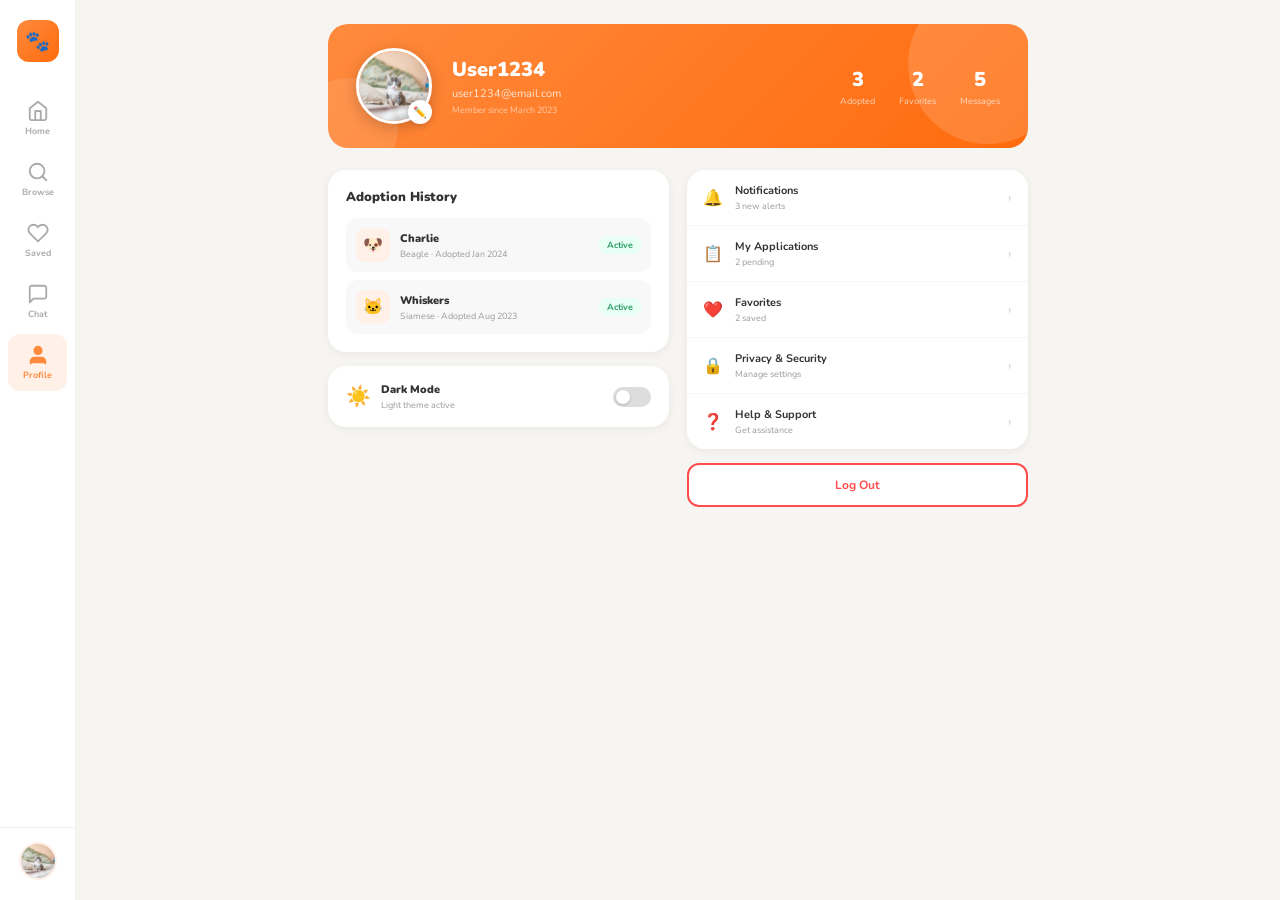
<file: profile.html>
<!DOCTYPE html>
<html lang="en">
<head>
  <meta charset="UTF-8" />
  <meta name="viewport" content="width=device-width, initial-scale=1.0" />
  <title>PawMatch - Profile</title>
  <link rel="stylesheet" href="style.css" />
  <style>
    .profile-banner {
      background: linear-gradient(135deg, #ff8a3d 0%, #ff6b0d 100%);
      border-radius: 20px;
      padding: 24px 28px;
      display: flex;
      align-items: center;
      gap: 20px;
      position: relative;
      overflow: hidden;
      margin-bottom: 22px;
    }

    .profile-banner::before {
      content: '';
      position: absolute;
      top: -40px;
      right: -40px;
      width: 160px;
      height: 160px;
      border-radius: 50%;
      background: rgba(255, 255, 255, 0.15);
    }

    .profile-banner::after {
      content: '';
      position: absolute;
      bottom: -30px;
      left: -30px;
      width: 100px;
      height: 100px;
      border-radius: 50%;
      background: rgba(255, 255, 255, 0.1);
    }

    .avatar-area {
      position: relative;
      flex-shrink: 0;
      z-index: 1;
    }

    .avatar-area img {
      width: 76px;
      height: 76px;
      border-radius: 50%;
      object-fit: cover;
      border: 3px solid white;
      box-shadow: 0 4px 16px rgba(0, 0, 0, 0.2);
    }

    .edit-circle {
      position: absolute;
      bottom: 0;
      right: 0;
      width: 24px;
      height: 24px;
      background: white;
      border-radius: 50%;
      display: flex;
      align-items: center;
      justify-content: center;
      font-size: 11px;
      box-shadow: 0 2px 6px rgba(0, 0, 0, 0.15);
    }

    .user-info {
      flex: 1;
      z-index: 1;
    }

    .user-info h2 {
      font-weight: 900;
      font-size: 20px;
      color: white;
    }

    .user-info .email {
      font-size: 11px;
      color: rgba(255, 255, 255, 0.8);
      margin-top: 3px;
    }

    .user-info .member {
      font-size: 9px;
      color: rgba(255, 255, 255, 0.6);
      margin-top: 3px;
    }

    .user-stats {
      display: flex;
      gap: 24px;
      z-index: 1;
    }

    .stat-item {
      text-align: center;
    }

    .stat-item .num {
      font-weight: 900;
      font-size: 20px;
      color: white;
    }

    .stat-item .lbl {
      font-size: 9px;
      color: rgba(255, 255, 255, 0.7);
      margin-top: 2px;
    }

    .two-columns {
      display: grid;
      grid-template-columns: 1fr 1fr;
      gap: 18px;
    }

    @media (max-width: 700px) {
      .two-columns { grid-template-columns: 1fr; }
    }

    .history-card {
      background: white;
      border-radius: 18px;
      padding: 18px;
      box-shadow: 0 2px 8px rgba(0,0,0,0.06);
      margin-bottom: 14px;
    }

    .history-card h3 {
      font-weight: 900;
      font-size: 13px;
      color: #333;
      margin-bottom: 12px;
    }

    .history-row {
      display: flex;
      align-items: center;
      gap: 10px;
      background: #f8f8f8;
      border-radius: 12px;
      padding: 10px;
      margin-bottom: 8px;
    }

    .history-row:last-child { margin-bottom: 0; }

    .pet-emoji {
      width: 34px;
      height: 34px;
      background: #fff0e8;
      border-radius: 10px;
      display: flex;
      align-items: center;
      justify-content: center;
      font-size: 16px;
      flex-shrink: 0;
    }

    .history-row h4 {
      font-weight: 900;
      font-size: 11px;
      color: #333;
    }

    .history-row p {
      font-size: 9px;
      color: #999;
      margin-top: 2px;
    }

    .active-badge {
      margin-left: auto;
      background: #e8fff5;
      color: #2d9e6a;
      font-weight: 700;
      font-size: 9px;
      padding: 3px 8px;
      border-radius: 8px;
    }

    .dark-toggle {
      background: white;
      border-radius: 18px;
      padding: 16px 18px;
      box-shadow: 0 2px 8px rgba(0,0,0,0.06);
      display: flex;
      align-items: center;
      justify-content: space-between;
    }

    .toggle-left {
      display: flex;
      align-items: center;
      gap: 10px;
    }

    .toggle-left h4 {
      font-weight: 900;
      font-size: 11px;
      color: #333;
    }

    .toggle-left p {
      font-size: 9px;
      color: #999;
      margin-top: 2px;
    }

    .toggle-pill {
      width: 38px;
      height: 20px;
      background: #ddd;
      border-radius: 20px;
      position: relative;
    }

    .toggle-knob {
      position: absolute;
      left: 3px;
      top: 3px;
      width: 14px;
      height: 14px;
      background: white;
      border-radius: 50%;
      box-shadow: 0 1px 3px rgba(0,0,0,0.2);
    }

    .settings-list {
      background: white;
      border-radius: 18px;
      overflow: hidden;
      box-shadow: 0 2px 8px rgba(0,0,0,0.06);
    }

    .settings-row {
      display: flex;
      align-items: center;
      gap: 12px;
      padding: 13px 16px;
      border-bottom: 1px solid #f5f5f5;
      transition: background 0.15s;
      color: inherit;
    }

    .settings-row:last-child { border-bottom: none; }
    .settings-row:hover { background: #fafafa; }

    .settings-row h4 {
      font-weight: 700;
      font-size: 11px;
      color: #333;
    }

    .settings-row p {
      font-size: 9px;
      color: #999;
      margin-top: 2px;
    }

    .arrow {
      margin-left: auto;
      color: #ccc;
      font-size: 14px;
    }

    .logout-btn {
      display: block;
      width: 100%;
      border: 2px solid #ff4d4d;
      background: white;
      color: #ff4d4d;
      font-family: 'Nunito', sans-serif;
      font-weight: 700;
      font-size: 12px;
      padding: 12px;
      border-radius: 12px;
      cursor: pointer;
      margin-top: 14px;
      text-align: center;
      transition: background 0.15s;
    }

    .logout-btn:hover { background: #fff5f5; }
  </style>
</head>
<body>
  <div class="page-shell">

    <aside class="sidebar">
      <div class="sidebar-logo">🐾</div>
      <nav>
        <a href="home.html"      class="nav-link"><img src="assets/43d3c.svg" alt="" />Home</a>
        <a href="browse.html"    class="nav-link"><img src="assets/c0b64.svg" alt="" />Browse</a>
        <a href="favorites.html" class="nav-link"><img src="assets/5e9cc.svg" alt="" />Saved</a>
        <a href="messages.html"  class="nav-link"><img src="assets/4d5bf.svg" alt="" />Chat</a>
        <a href="profile.html"   class="nav-link active"><img src="assets/eca9c.svg" alt="" />Profile</a>
      </nav>
      <div class="sidebar-bottom">
        <img class="user-avatar" src="assets/5ca18.png" alt="User" />
      </div>
    </aside>

    <div class="main-area">
      <div class="content-wrap">

        <div class="profile-banner">
          <div class="avatar-area">
            <img src="assets/5ca18.png" alt="User" />
            <div class="edit-circle">✏️</div>
          </div>
          <div class="user-info">
            <h2>User1234</h2>
            <div class="email">user1234@email.com</div>
            <div class="member">Member since March 2023</div>
          </div>
          <div class="user-stats">
            <div class="stat-item"><div class="num">3</div><div class="lbl">Adopted</div></div>
            <div class="stat-item"><div class="num">2</div><div class="lbl">Favorites</div></div>
            <div class="stat-item"><div class="num">5</div><div class="lbl">Messages</div></div>
          </div>
        </div>

        <div class="two-columns">

          <div>
            <div class="history-card">
              <h3>Adoption History</h3>
              <div class="history-row">
                <div class="pet-emoji">🐶</div>
                <div>
                  <h4>Charlie</h4>
                  <p>Beagle · Adopted Jan 2024</p>
                </div>
                <span class="active-badge">Active</span>
              </div>
              <div class="history-row">
                <div class="pet-emoji">🐱</div>
                <div>
                  <h4>Whiskers</h4>
                  <p>Siamese · Adopted Aug 2023</p>
                </div>
                <span class="active-badge">Active</span>
              </div>
            </div>

            <div class="dark-toggle">
              <div class="toggle-left">
                <span style="font-size: 20px;">☀️</span>
                <div>
                  <h4>Dark Mode</h4>
                  <p>Light theme active</p>
                </div>
              </div>
              <div class="toggle-pill">
                <div class="toggle-knob"></div>
              </div>
            </div>
          </div>

          <div>
            <div class="settings-list">
              <a href="#" class="settings-row">
                <span style="font-size: 16px;">🔔</span>
                <div><h4>Notifications</h4><p>3 new alerts</p></div>
                <span class="arrow">›</span>
              </a>
              <a href="#" class="settings-row">
                <span style="font-size: 16px;">📋</span>
                <div><h4>My Applications</h4><p>2 pending</p></div>
                <span class="arrow">›</span>
              </a>
              <a href="favorites.html" class="settings-row">
                <span style="font-size: 16px;">❤️</span>
                <div><h4>Favorites</h4><p>2 saved</p></div>
                <span class="arrow">›</span>
              </a>
              <a href="#" class="settings-row">
                <span style="font-size: 16px;">🔒</span>
                <div><h4>Privacy &amp; Security</h4><p>Manage settings</p></div>
                <span class="arrow">›</span>
              </a>
              <a href="#" class="settings-row">
                <span style="font-size: 16px;">❓</span>
                <div><h4>Help &amp; Support</h4><p>Get assistance</p></div>
                <span class="arrow">›</span>
              </a>
            </div>

            <a href="index.html" class="logout-btn">Log Out</a>
          </div>

        </div>
      </div>
    </div>

  </div>
</body>
</html>
</file>
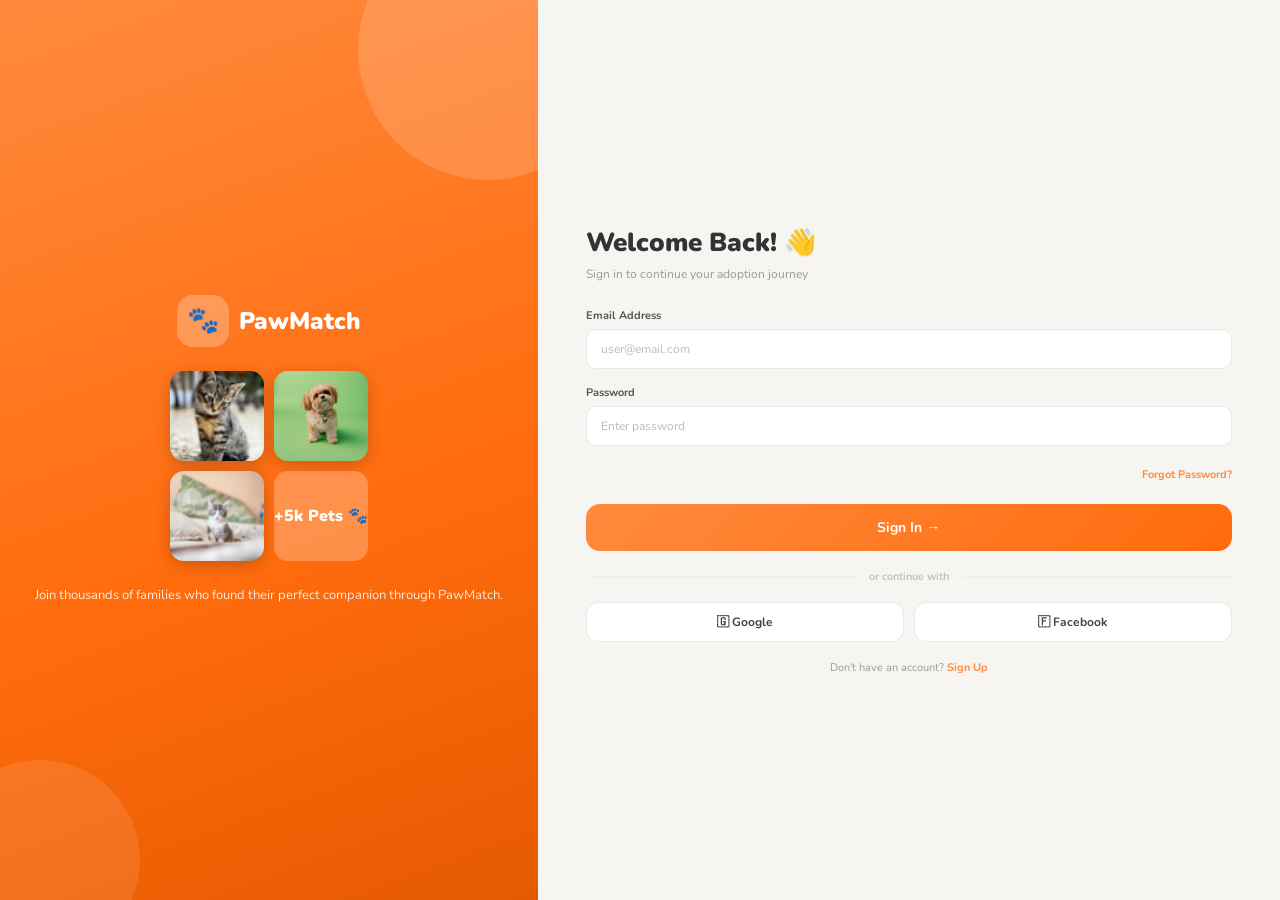
<file: signin.html>
<!DOCTYPE html>
<html lang="en">
<head>
  <meta charset="UTF-8" />
  <meta name="viewport" content="width=device-width, initial-scale=1.0" />
  <title>PawMatch - Sign In</title>
  <link rel="stylesheet" href="style.css" />
  <style>
    body {
      overflow: hidden;
      height: 100vh;
    }

    .layout {
      display: flex;
      height: 100vh;
    }

    .left-panel {
      width: 42%;
      background: linear-gradient(160deg, #ff8a3d 0%, #ff6b0d 60%, #e55a00 100%);
      display: flex;
      flex-direction: column;
      align-items: center;
      justify-content: center;
      gap: 24px;
      position: relative;
      overflow: hidden;
    }

    .left-panel::before {
      content: '';
      position: absolute;
      top: -80px;
      right: -80px;
      width: 260px;
      height: 260px;
      border-radius: 50%;
      background: rgba(255, 255, 255, 0.15);
    }

    .left-panel::after {
      content: '';
      position: absolute;
      bottom: -60px;
      left: -60px;
      width: 200px;
      height: 200px;
      border-radius: 50%;
      background: rgba(255, 255, 255, 0.1);
    }

    .logo {
      display: flex;
      align-items: center;
      gap: 10px;
      position: relative;
      z-index: 1;
    }

    .logo-icon {
      width: 52px;
      height: 52px;
      background: rgba(255, 255, 255, 0.25);
      border-radius: 16px;
      display: flex;
      align-items: center;
      justify-content: center;
      font-size: 26px;
    }

    .logo span {
      color: white;
      font-weight: 900;
      font-size: 24px;
    }

    .pet-grid {
      display: grid;
      grid-template-columns: 1fr 1fr;
      gap: 10px;
      position: relative;
      z-index: 1;
      padding: 0 24px;
    }

    .pet-thumb {
      border-radius: 14px;
      overflow: hidden;
      box-shadow: 0 4px 16px rgba(0, 0, 0, 0.2);
    }

    .pet-thumb img {
      width: 100%;
      height: 90px;
      object-fit: cover;
    }

    .pet-count {
      height: 90px;
      background: rgba(255, 255, 255, 0.25);
      display: flex;
      align-items: center;
      justify-content: center;
      font-weight: 900;
      font-size: 16px;
      color: white;
      border-radius: 14px;
    }

    .tagline {
      color: rgba(255, 255, 255, 0.85);
      font-size: 13px;
      text-align: center;
      position: relative;
      z-index: 1;
      padding: 0 28px;
      line-height: 1.6;
    }

    .right-panel {
      flex: 1;
      display: flex;
      flex-direction: column;
      justify-content: center;
      padding: 40px 48px;
      overflow-y: auto;
    }

    .right-panel h1 {
      font-weight: 900;
      font-size: 26px;
      color: #333;
      margin-bottom: 6px;
    }

    .right-panel .subtitle {
      font-size: 12px;
      color: #999;
      margin-bottom: 26px;
    }

    .or-divider {
      display: flex;
      align-items: center;
      gap: 12px;
      margin: 18px 0;
    }

    .or-line {
      flex: 1;
      height: 1px;
      background: #eee;
    }

    .or-text {
      font-size: 11px;
      color: #bbb;
      font-weight: 600;
    }

    .social-row {
      display: flex;
      gap: 10px;
    }

    .social-btn {
      flex: 1;
      display: flex;
      align-items: center;
      justify-content: center;
      gap: 8px;
      border: 1.5px solid #e8e8e8;
      border-radius: 12px;
      padding: 11px;
      font-size: 12px;
      font-weight: 700;
      color: #444;
      background: white;
      transition: border-color 0.15s, background 0.15s;
    }

    .social-btn:hover {
      border-color: #ff8a3d;
      background: #fff0e8;
    }

    .signup-link {
      margin-top: 18px;
      font-size: 11px;
      color: #999;
      text-align: center;
    }

    .signup-link a {
      color: #ff8a3d;
      font-weight: 700;
    }

    .forgot {
      text-align: right;
      margin-bottom: 20px;
    }

    .forgot a {
      font-size: 11px;
      color: #ff8a3d;
      font-weight: 700;
    }

    @media (max-width: 700px) {
      .layout { flex-direction: column; }
      .left-panel { width: 100%; min-height: 220px; }
      .right-panel { padding: 24px; }
    }
  </style>
</head>
<body>
  <div class="layout">

    <div class="left-panel">
      <div class="logo">
        <div class="logo-icon">🐾</div>
        <span>PawMatch</span>
      </div>

      <div class="pet-grid">
        <div class="pet-thumb"><img src="assets/daa74.png" alt="Luna" /></div>
        <div class="pet-thumb"><img src="assets/d85f4.png" alt="Buddy" /></div>
        <div class="pet-thumb"><img src="assets/4e9ab.png" alt="Alex" /></div>
        <div class="pet-count">+5k Pets 🐾</div>
      </div>

      <p class="tagline">Join thousands of families who found their perfect companion through PawMatch.</p>
    </div>

    <div class="right-panel">
      <h1>Welcome Back! 👋</h1>
      <p class="subtitle">Sign in to continue your adoption journey</p>

      <div class="input-group">
        <label class="input-label">Email Address</label>
        <input class="text-input" type="email" placeholder="user@email.com" />
      </div>

      <div class="input-group">
        <label class="input-label">Password</label>
        <input class="text-input" type="password" placeholder="Enter password" />
      </div>

      <div class="forgot">
        <a href="#">Forgot Password?</a>
      </div>

      <a href="home.html" class="btn-orange full-width" style="font-size: 14px; padding: 14px; border-radius: 14px;">Sign In →</a>

      <div class="or-divider">
        <div class="or-line"></div>
        <span class="or-text">or continue with</span>
        <div class="or-line"></div>
      </div>

      <div class="social-row">
        <a href="home.html" class="social-btn">🇬 Google</a>
        <a href="home.html" class="social-btn">🇫 Facebook</a>
      </div>

      <div class="signup-link">
        Don't have an account? <a href="#">Sign Up</a>
      </div>
    </div>

  </div>
</body>
</html>
</file>
<file: style.css>
@import url('https://fonts.googleapis.com/css2?family=Nunito:wght@400;600;700;900&display=swap');

* {
  margin: 0;
  padding: 0;
  box-sizing: border-box;
}

body {
  font-family: 'Nunito', sans-serif;
  background-color: #f7f5f2;
  color: #333;
}

a {
  text-decoration: none;
  color: inherit;
}

img {
  display: block;
}

/* buttons */
.btn-orange {
  background: linear-gradient(135deg, #ff8a3d, #ff6b0d);
  color: white;
  font-weight: 700;
  font-size: 13px;
  padding: 12px 24px;
  border-radius: 12px;
  border: none;
  cursor: pointer;
  display: inline-flex;
  align-items: center;
  justify-content: center;
  gap: 6px;
  font-family: 'Nunito', sans-serif;
}

.btn-orange:hover {
  opacity: 0.88;
}

.btn-outline {
  background: transparent;
  color: #ff8a3d;
  font-weight: 700;
  font-size: 13px;
  padding: 11px 24px;
  border-radius: 12px;
  border: 2px solid #ff8a3d;
  cursor: pointer;
  display: inline-flex;
  align-items: center;
  justify-content: center;
  font-family: 'Nunito', sans-serif;
}

.btn-outline:hover {
  background: #fff0e8;
}

.btn-white {
  background: white;
  color: #ff8a3d;
  font-weight: 700;
  font-size: 13px;
  padding: 12px 24px;
  border-radius: 12px;
  border: none;
  cursor: pointer;
  display: inline-flex;
  align-items: center;
  justify-content: center;
  font-family: 'Nunito', sans-serif;
}

.btn-white:hover {
  opacity: 0.9;
}

.full-width {
  width: 100%;
}

/* sidebar */
.sidebar {
  width: 76px;
  min-height: 100vh;
  background: white;
  border-right: 1px solid #f0f0f0;
  display: flex;
  flex-direction: column;
  align-items: center;
  padding: 20px 0;
  flex-shrink: 0;
  position: sticky;
  top: 0;
}

.sidebar-logo {
  width: 42px;
  height: 42px;
  background: linear-gradient(135deg, #ff8a3d, #ff6b0d);
  border-radius: 12px;
  display: flex;
  align-items: center;
  justify-content: center;
  font-size: 20px;
  margin-bottom: 28px;
}

.sidebar nav {
  display: flex;
  flex-direction: column;
  gap: 4px;
  flex: 1;
  width: 100%;
  padding: 0 8px;
}

.nav-link {
  display: flex;
  flex-direction: column;
  align-items: center;
  justify-content: center;
  gap: 3px;
  padding: 10px 6px;
  border-radius: 12px;
  font-size: 9px;
  font-weight: 700;
  color: #aaa;
  transition: background 0.15s, color 0.15s;
}

.nav-link img {
  width: 22px;
  height: 22px;
}

.nav-link:hover {
  background: #f5f5f5;
  color: #666;
}

.nav-link.active {
  background: #fff0e8;
  color: #ff8a3d;
}

.sidebar-bottom {
  padding-top: 14px;
  border-top: 1px solid #f0f0f0;
  width: 100%;
  display: flex;
  justify-content: center;
}

.user-avatar {
  width: 38px;
  height: 38px;
  border-radius: 50%;
  object-fit: cover;
  border: 2px solid #fff0e8;
}

/* page layout */
.page-shell {
  display: flex;
  min-height: 100vh;
}

.main-area {
  flex: 1;
  overflow-y: auto;
  display: flex;
  justify-content: center;
  padding: 24px;
}

.content-wrap {
  width: 100%;
  max-width: 700px;
}

/* form inputs */
.input-group {
  display: flex;
  flex-direction: column;
  gap: 6px;
  margin-bottom: 16px;
}

.input-label {
  font-size: 11px;
  font-weight: 700;
  color: #555;
}

.text-input {
  border: 1.5px solid #e8e8e8;
  border-radius: 10px;
  padding: 11px 14px;
  font-size: 12px;
  color: #333;
  background: white;
  outline: none;
  width: 100%;
  font-family: 'Nunito', sans-serif;
  transition: border-color 0.15s;
}

.text-input:focus {
  border-color: #ff8a3d;
}

.text-input::placeholder {
  color: #bbb;
}

textarea.text-input {
  resize: vertical;
  min-height: 90px;
}

/* search bar */
.search-bar {
  display: flex;
  align-items: center;
  gap: 10px;
  background: white;
  border-radius: 12px;
  padding: 10px 14px;
  box-shadow: 0 2px 8px rgba(0,0,0,0.06);
}

.search-bar input {
  flex: 1;
  border: none;
  outline: none;
  font-size: 12px;
  color: #333;
  font-family: 'Nunito', sans-serif;
  background: transparent;
}

.search-bar input::placeholder {
  color: #bbb;
}

/* pet card */
.pet-card {
  background: white;
  border-radius: 18px;
  overflow: hidden;
  box-shadow: 0 2px 10px rgba(0,0,0,0.08);
  display: block;
  color: inherit;
  transition: box-shadow 0.15s, transform 0.15s;
}

.pet-card:hover {
  box-shadow: 0 6px 20px rgba(0,0,0,0.12);
  transform: translateY(-2px);
}

.pet-card img {
  width: 100%;
  height: 160px;
  object-fit: cover;
}

.pet-card-body {
  padding: 12px;
}

.pet-name {
  font-weight: 900;
  font-size: 13px;
  color: #333;
}

.pet-breed {
  font-size: 10px;
  color: #888;
  margin-top: 2px;
}

.tag-row {
  display: flex;
  gap: 5px;
  flex-wrap: wrap;
  margin-top: 8px;
}

/* tags */
.tag {
  font-size: 10px;
  font-weight: 700;
  padding: 3px 9px;
  border-radius: 20px;
  background: #fff0e8;
  color: #ff8a3d;
}

.tag-blue { background: #e8f4ff; color: #5ba8ff; }
.tag-pink { background: #ffe8f5; color: #ff7bac; }
.tag-green { background: #e8fff5; color: #2d9e6a; }

/* grid layouts */
.grid-4 { display: grid; grid-template-columns: repeat(4, 1fr); gap: 14px; }
.grid-3 { display: grid; grid-template-columns: repeat(3, 1fr); gap: 14px; }
.grid-2 { display: grid; grid-template-columns: repeat(2, 1fr); gap: 14px; }

@media (max-width: 900px) {
  .grid-4 { grid-template-columns: repeat(2, 1fr); }
  .grid-3 { grid-template-columns: repeat(2, 1fr); }
}

@media (max-width: 600px) {
  .grid-4, .grid-3, .grid-2 { grid-template-columns: 1fr; }
}

/* section headings */
.section-title {
  font-weight: 900;
  font-size: 15px;
  color: #333;
  margin-bottom: 14px;
}

.page-heading {
  font-weight: 900;
  font-size: 22px;
  color: #333;
}

.page-subtext {
  font-size: 11px;
  color: #999;
  margin-top: 4px;
}

/* white card */
.white-card {
  background: white;
  border-radius: 18px;
  box-shadow: 0 2px 8px rgba(0,0,0,0.06);
  padding: 20px;
}

/* nearby pet row */
.nearby-row {
  background: white;
  border-radius: 16px;
  display: flex;
  align-items: center;
  gap: 14px;
  padding: 14px;
  box-shadow: 0 2px 8px rgba(0,0,0,0.06);
  margin-bottom: 12px;
}

.nearby-row img {
  width: 64px;
  height: 64px;
  border-radius: 12px;
  object-fit: cover;
  flex-shrink: 0;
}

.nearby-info .pet-name { font-size: 13px; }
.nearby-info .pet-breed { font-size: 10px; color: #888; margin-top: 2px; }
.nearby-info .distance { font-size: 10px; color: #999; margin-top: 6px; }

.adopt-link {
  margin-left: auto;
  background: linear-gradient(135deg, #ff8a3d, #ff6b0d);
  color: white;
  font-weight: 700;
  font-size: 11px;
  padding: 8px 16px;
  border-radius: 10px;
  flex-shrink: 0;
}

.adopt-link:hover { opacity: 0.88; }

/* category chips */
.chip {
  display: inline-block;
  padding: 7px 14px;
  border-radius: 20px;
  font-size: 11px;
  font-weight: 700;
  background: #f0f0f0;
  color: #888;
  cursor: pointer;
  transition: background 0.15s, color 0.15s;
}

.chip:hover, .chip.active {
  background: #ff8a3d;
  color: white;
}
</file>
